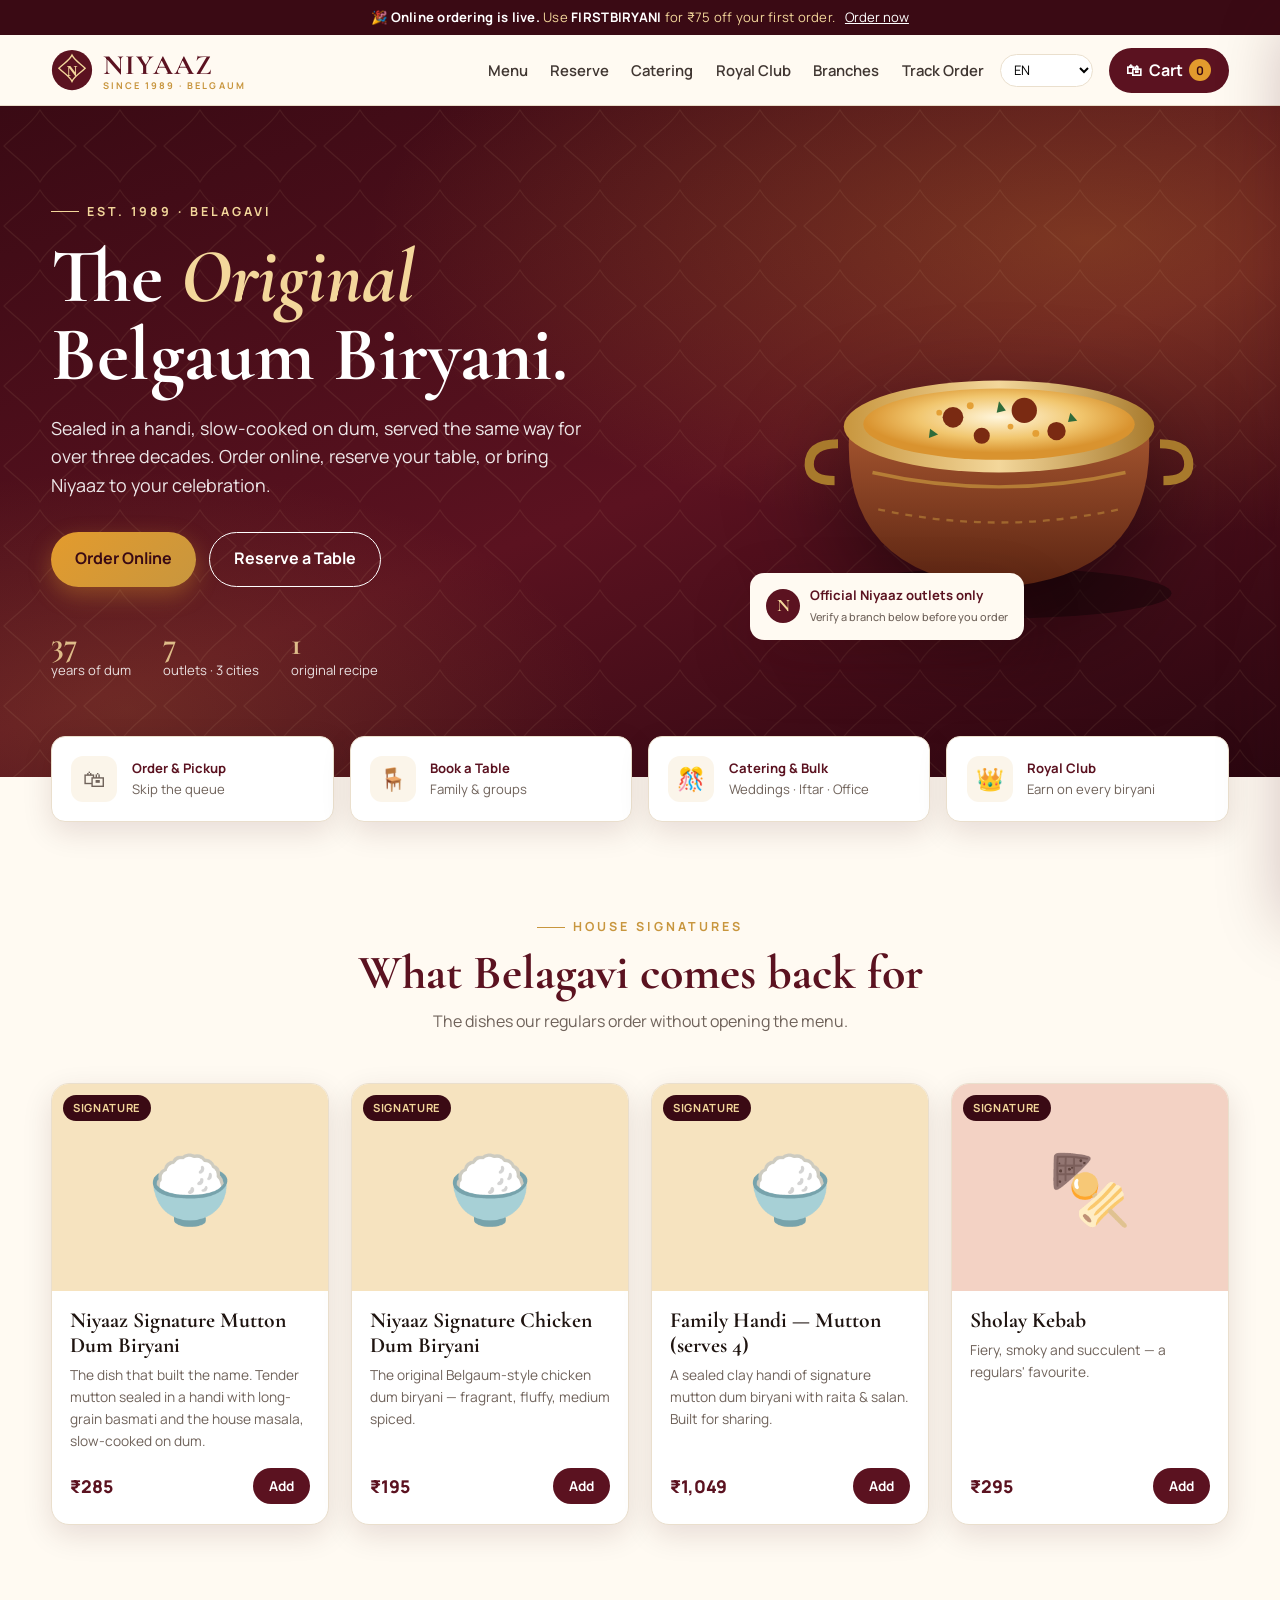
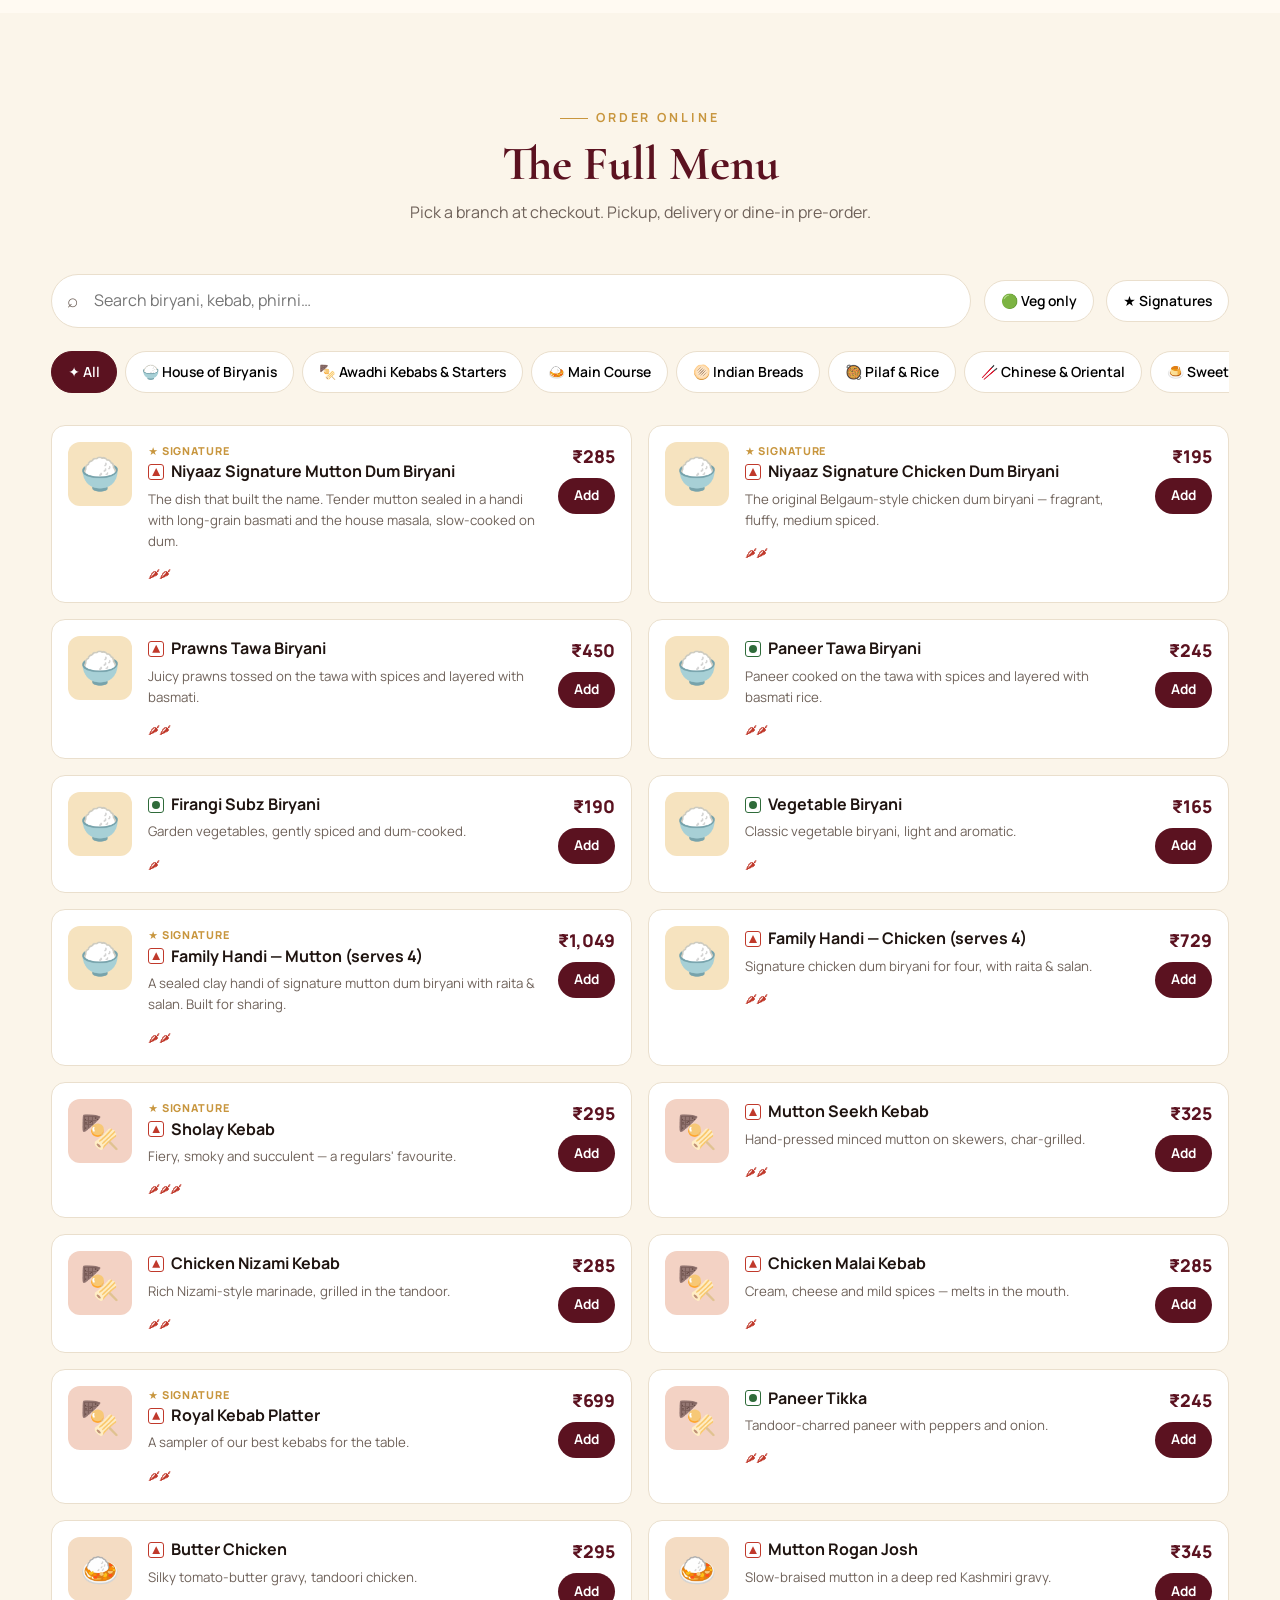
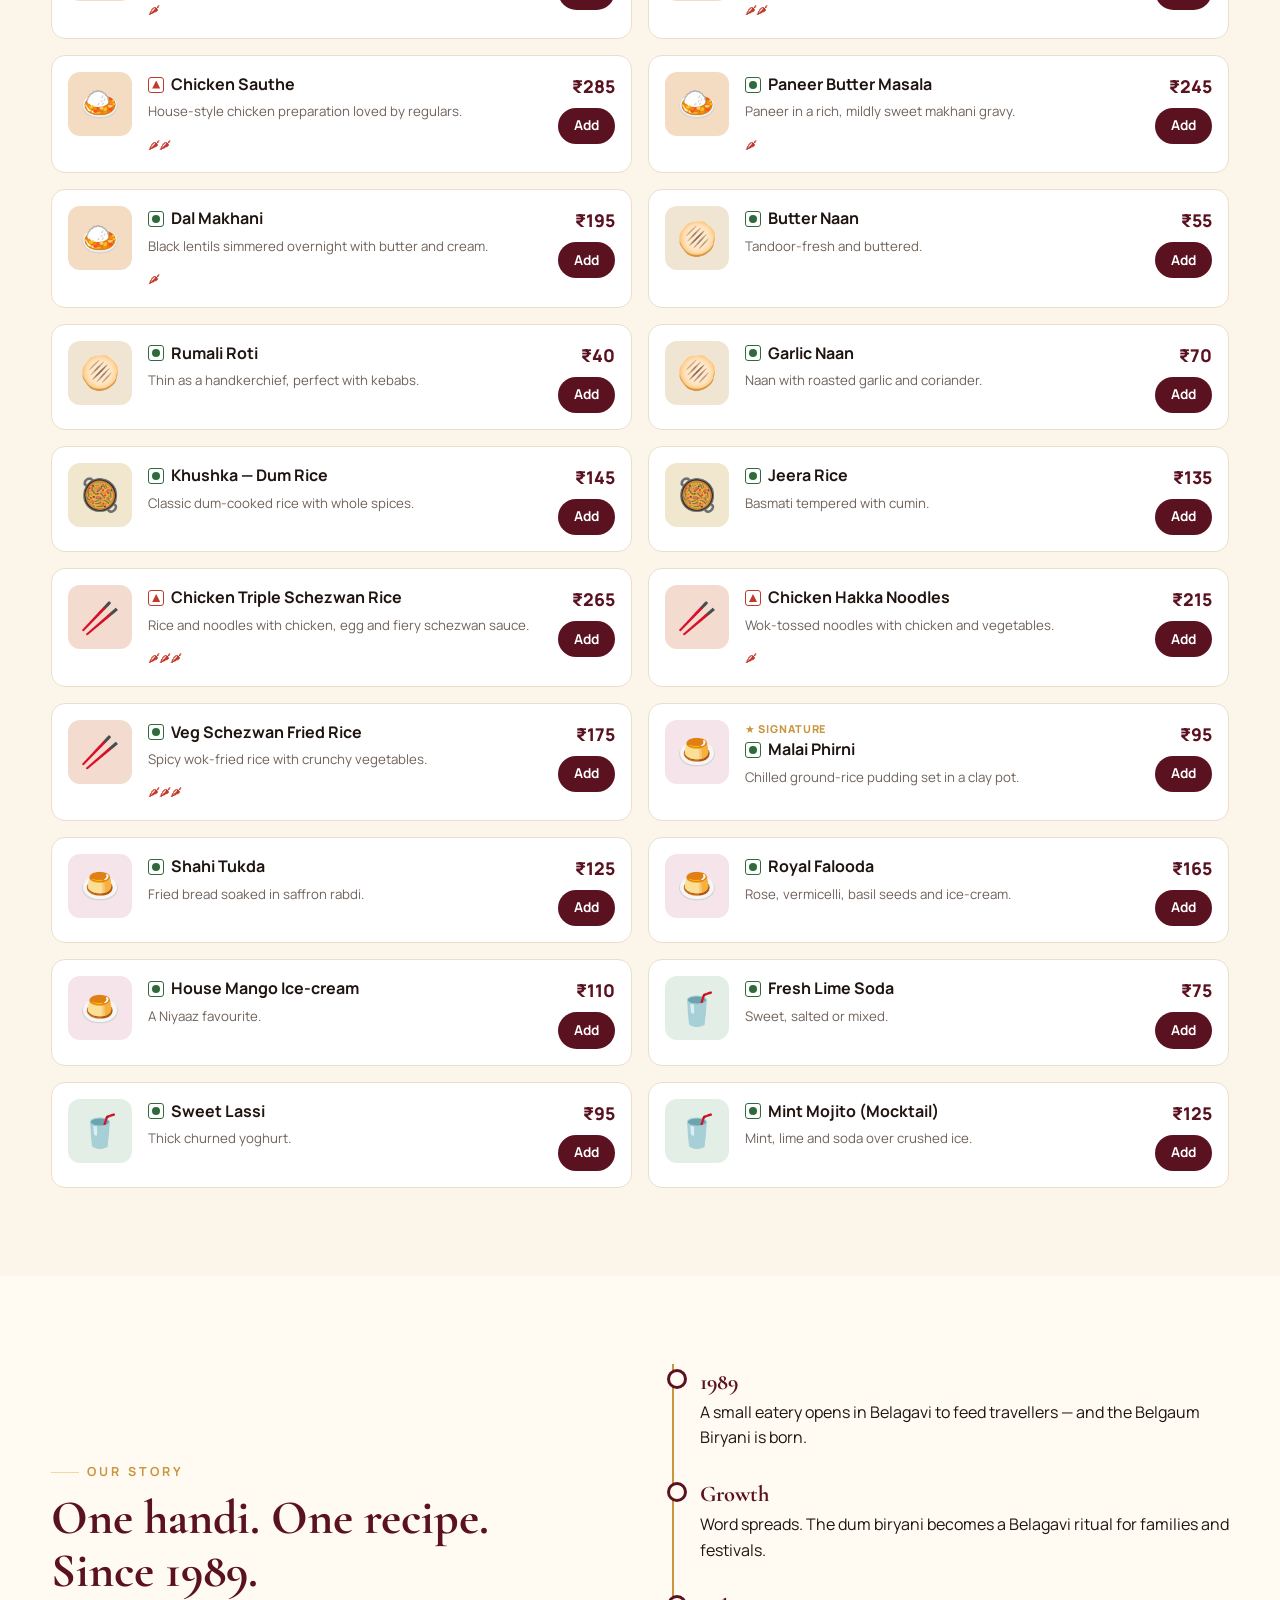
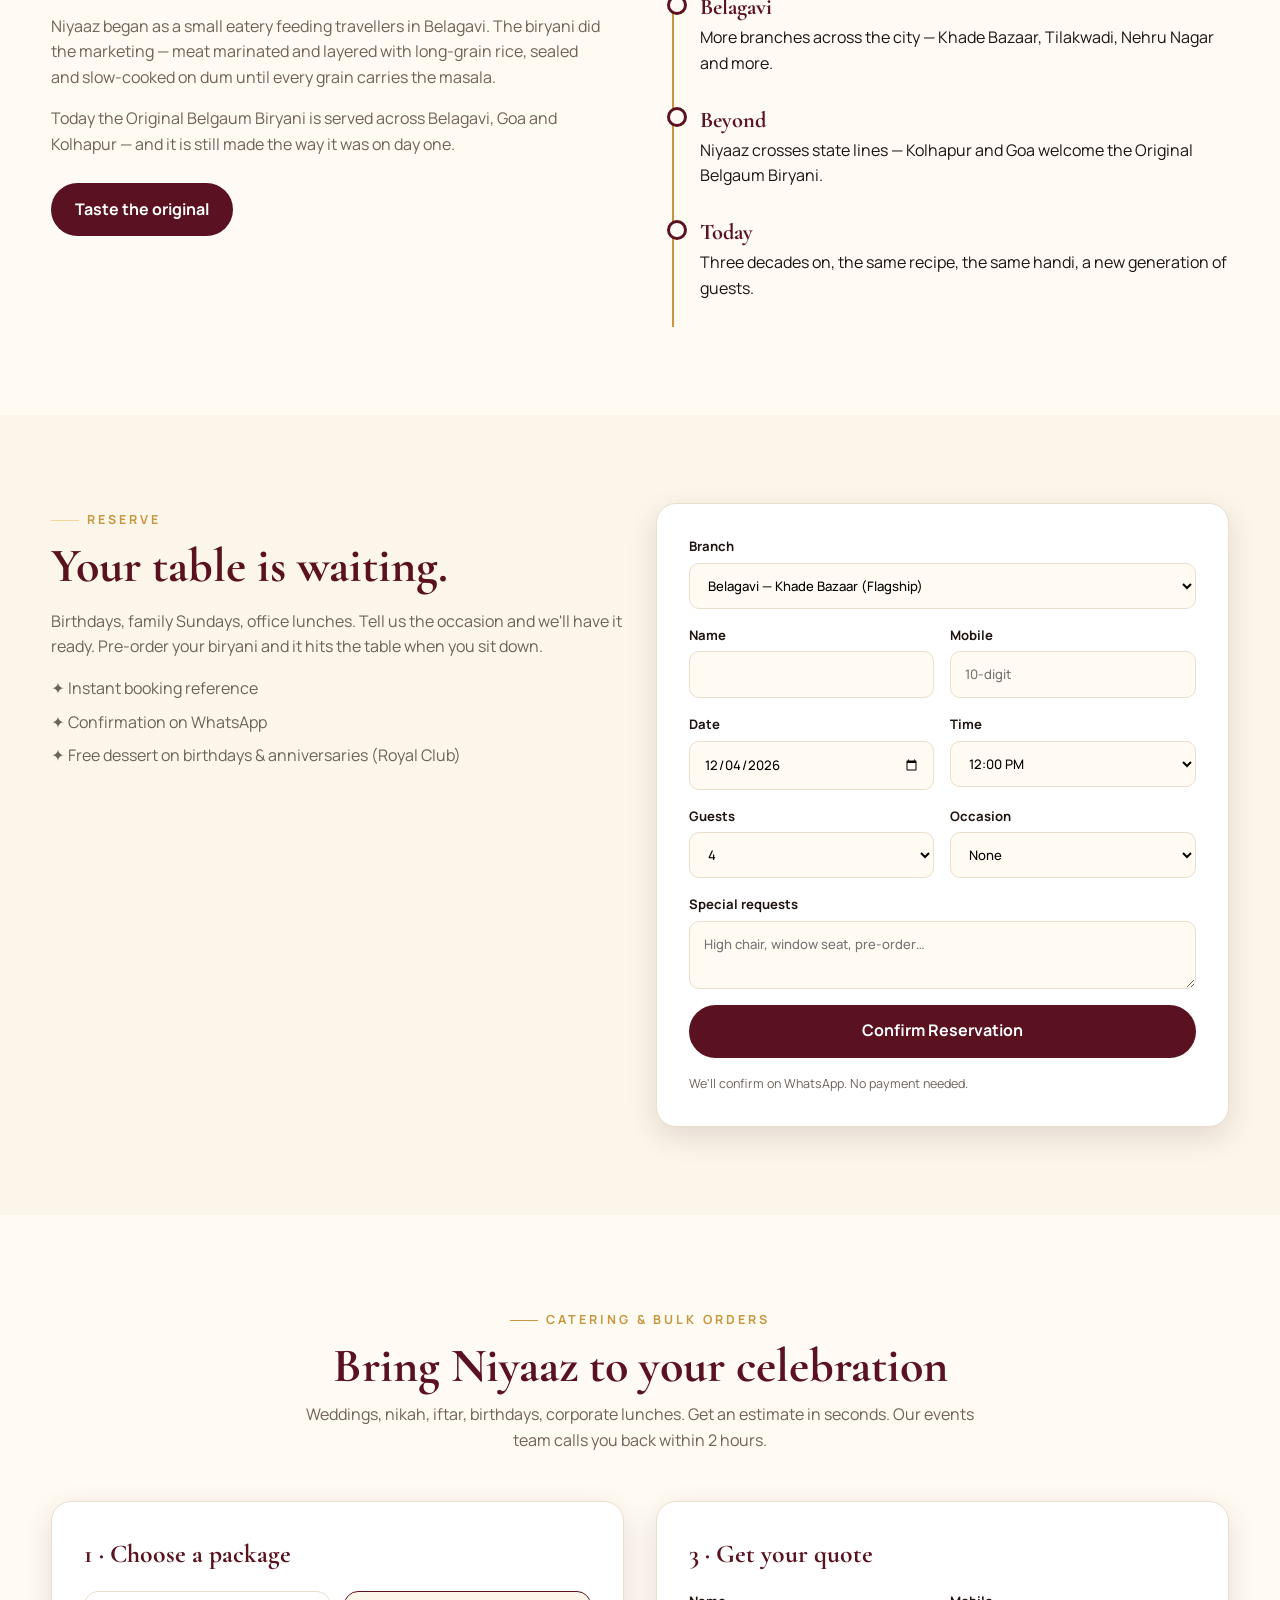
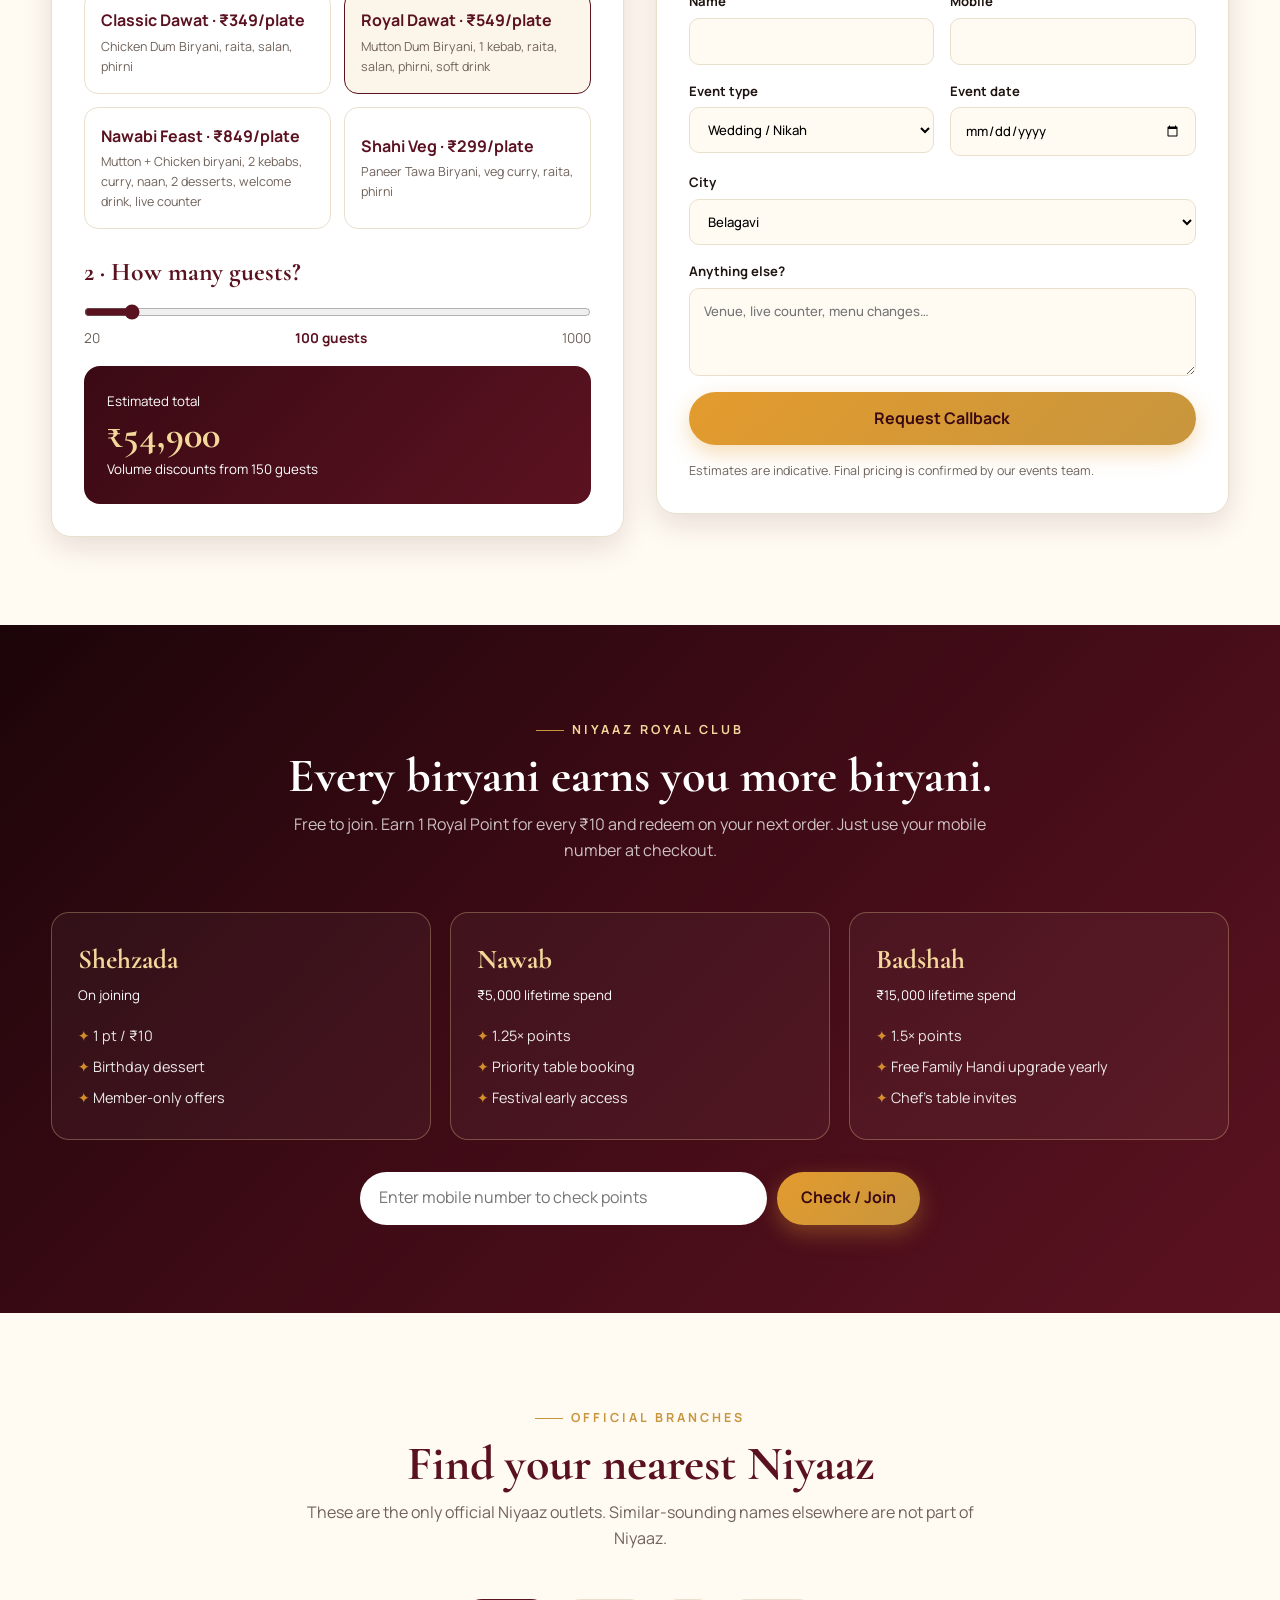
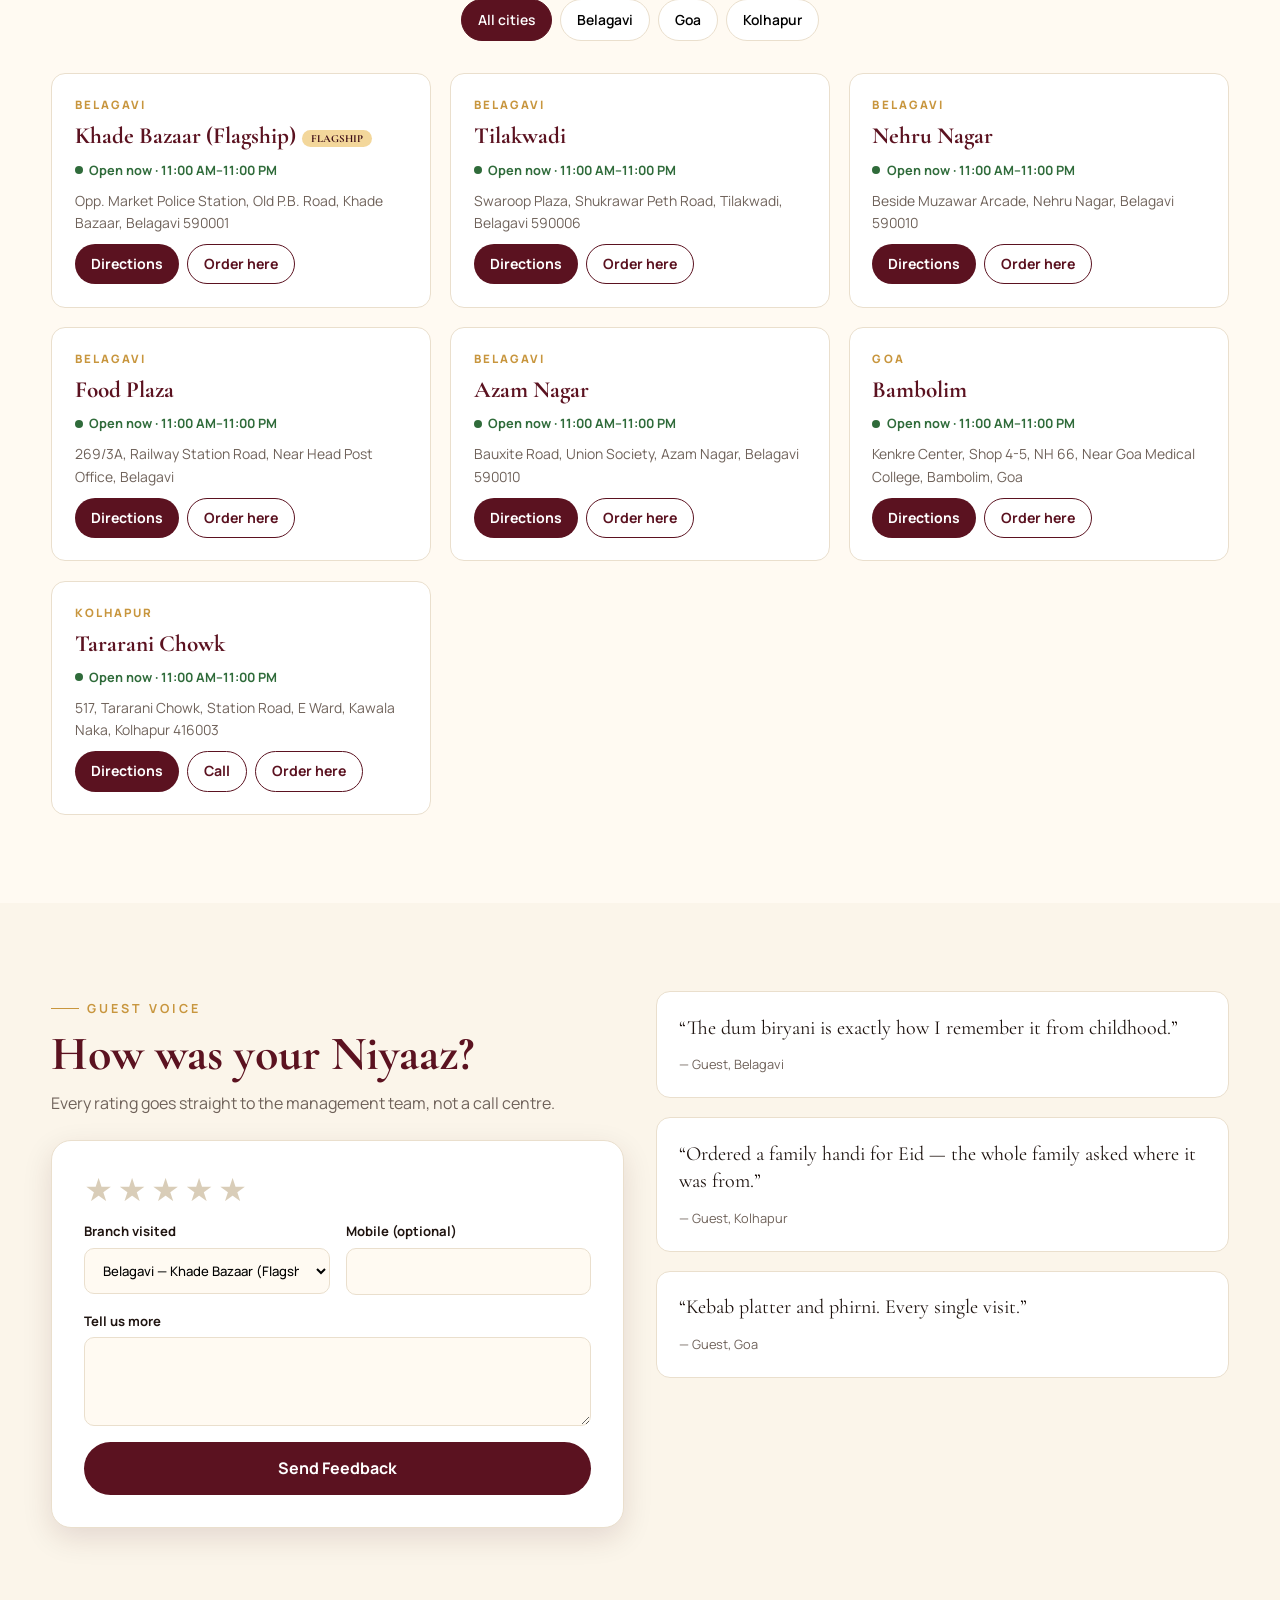
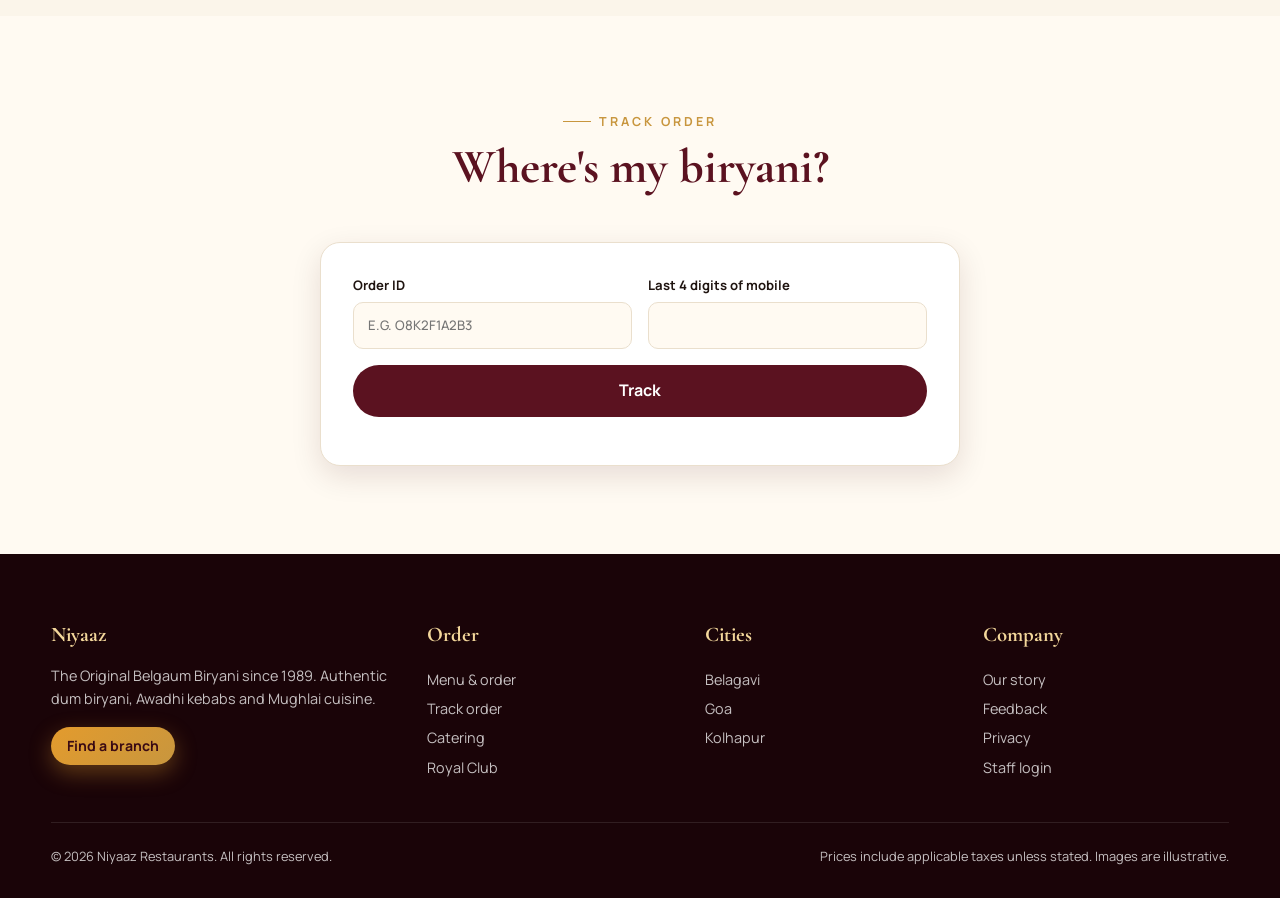
<file: index.html>
<!DOCTYPE html>
<html lang="en">
<head>
<meta charset="UTF-8">
<meta name="viewport" content="width=device-width, initial-scale=1.0, viewport-fit=cover">
<title>Niyaaz — The Original Belgaum Biryani since 1989 | Order Online, Reserve, Catering</title>
<meta name="description" content="The Original Belgaum Biryani since 1989. Order signature dum biryani, Awadhi kebabs and Mughlai dishes online, reserve a table, or book Niyaaz catering. Branches in Belagavi, Goa and Kolhapur.">
<meta name="theme-color" content="#5b1220">
<link rel="canonical" href="https://niyaaz.in/">
<meta property="og:type" content="website">
<meta property="og:site_name" content="Niyaaz Restaurant">
<meta property="og:title" content="Niyaaz — The Original Belgaum Biryani since 1989">
<meta property="og:description" content="Order online, reserve a table, book catering, and join the Niyaaz Royal Club.">
<meta property="og:url" content="https://niyaaz.in/">
<meta name="twitter:card" content="summary_large_image">
<link rel="icon" href="favicon.svg" type="image/svg+xml">
<link rel="manifest" href="manifest.webmanifest">
<link rel="preconnect" href="https://fonts.googleapis.com">
<link rel="preconnect" href="https://fonts.gstatic.com" crossorigin>
<link href="https://fonts.googleapis.com/css2?family=Cormorant+Garamond:ital,wght@0,600;0,700;1,600&family=Manrope:wght@400;500;600;700;800&display=swap" rel="stylesheet">
<link rel="stylesheet" href="styles.css">
<script type="application/ld+json" id="ld"></script>
</head>
<body>
<a class="skip" href="#main">Skip to content</a>

<div class="ribbon" id="ribbon">🎉 <b>Online ordering is live.</b> Use <b>FIRSTBIRYANI</b> for ₹75 off your first order. <button type="button" data-open="cart">Order now</button></div>

<nav class="nav" aria-label="Main">
  <div class="container">
    <a href="#top" class="logo" aria-label="Niyaaz home">
      <svg class="logo-mark" viewBox="0 0 48 48" aria-hidden="true"><circle cx="24" cy="24" r="23" fill="#5b1220"/><path d="M24 7c3 6 9 9 15 15-6 6-12 9-15 15-3-6-9-9-15-15 6-6 12-9 15-15z" fill="none" stroke="#f3d79b" stroke-width="1.6"/><text x="24" y="30.5" text-anchor="middle" font-family="Georgia,serif" font-size="17" font-weight="700" fill="#f3d79b">N</text></svg>
      <span class="logo-text">NIYAAZ<small>Since 1989 · Belgaum</small></span>
    </a>
    <ul class="nav-links" id="navLinks">
      <li><a href="#menu" data-i18n="nav_menu">Menu</a></li>
      <li><a href="#reserve" data-i18n="nav_reserve">Reserve</a></li>
      <li><a href="#catering" data-i18n="nav_catering">Catering</a></li>
      <li><a href="#royal" data-i18n="nav_royal">Royal Club</a></li>
      <li><a href="#branches" data-i18n="nav_branches">Branches</a></li>
      <li><a href="#track" data-i18n="nav_track">Track Order</a></li>
    </ul>
    <select class="lang" id="lang" aria-label="Language">
      <option value="en">EN</option><option value="kn">ಕನ್ನಡ</option><option value="mr">मराठी</option><option value="hi">हिंदी</option>
    </select>
    <button class="cart-btn" type="button" data-open="cart" aria-label="Open cart">🛍 <span class="lbl" data-i18n="cart">Cart</span> <span class="count" id="cartCount">0</span></button>
    <button class="menu-toggle" id="menuToggle" aria-label="Open menu" aria-expanded="false">☰</button>
  </div>
</nav>

<main id="main">
<header class="hero" id="top">
  <div class="container">
    <div>
      <span class="eyebrow" data-i18n="hero_eyebrow">Est. 1989 · Belagavi</span>
      <h1 data-i18n-html="hero_title">The <em>Original</em><br>Belgaum Biryani.</h1>
      <p class="lead" data-i18n="hero_lead">Sealed in a handi, slow-cooked on dum, served the same way for over three decades. Order online, reserve your table, or bring Niyaaz to your celebration.</p>
      <div class="ctas">
        <a class="btn btn-gold" href="#menu" data-i18n="cta_order">Order Online</a>
        <a class="btn btn-ghost" href="#reserve" data-i18n="cta_reserve">Reserve a Table</a>
      </div>
      <div class="trust">
        <div><b id="yrs">37</b>years of dum</div>
        <div><b id="brCount">7</b>outlets · 3 cities</div>
        <div><b>1</b>original recipe</div>
      </div>
    </div>
    <div class="handi-art" aria-hidden="true">
      <svg viewBox="0 0 400 400">
        <defs>
          <radialGradient id="rice" cx="50%" cy="40%"><stop offset="0" stop-color="#fff6dc"/><stop offset=".6" stop-color="#f1c66e"/><stop offset="1" stop-color="#d9932f"/></radialGradient>
          <linearGradient id="pot" x1="0" x2="0" y1="0" y2="1"><stop offset="0" stop-color="#a5552f"/><stop offset="1" stop-color="#5a2412"/></linearGradient>
          <linearGradient id="rim" x1="0" x2="1"><stop offset="0" stop-color="#c8963e"/><stop offset=".5" stop-color="#f3d79b"/><stop offset="1" stop-color="#a87a2c"/></linearGradient>
        </defs>
        <g class="steam" stroke="#fff" stroke-width="5" fill="none" stroke-linecap="round" opacity=".7">
          <path d="M160 120c-12-20 12-30 0-52"/><path d="M200 112c-12-22 12-32 0-58"/><path d="M240 120c-12-20 12-30 0-52"/>
        </g>
        <ellipse cx="200" cy="335" rx="150" ry="22" fill="rgba(0,0,0,.35)"/>
        <path d="M70 190 Q60 320 200 330 Q340 320 330 190 Z" fill="url(#pot)"/>
        <path d="M90 230 Q200 255 310 230" stroke="#c8963e" stroke-width="3" fill="none" opacity=".7"/>
        <path d="M95 262 Q200 285 305 262" stroke="#c8963e" stroke-width="2" fill="none" opacity=".5" stroke-dasharray="6 6"/>
        <ellipse cx="200" cy="190" rx="135" ry="40" fill="url(#rim)"/>
        <ellipse cx="200" cy="188" rx="118" ry="31" fill="url(#rice)"/>
        <g fill="#7a2a12"><circle cx="160" cy="182" r="9"/><circle cx="222" cy="176" r="11"/><circle cx="250" cy="194" r="8"/><circle cx="185" cy="198" r="7"/></g>
        <g fill="#2f6b3a"><path d="M200 168l6 8-8 2z"/><path d="M140 192l7 5-8 3z"/><path d="M262 178l6 7-8 1z"/></g>
        <g fill="#e39b2d" opacity=".9"><circle cx="175" cy="172" r="3"/><circle cx="232" cy="196" r="3"/><circle cx="210" cy="190" r="2.5"/><circle cx="148" cy="178" r="2.5"/></g>
        <path d="M60 205 q-25 0 -25 18 q0 14 22 14" stroke="#a87a2c" stroke-width="8" fill="none"/>
        <path d="M340 205 q25 0 25 18 q0 14 -22 14" stroke="#a87a2c" stroke-width="8" fill="none"/>
      </svg>
      <div class="official"><span class="seal">N</span><span>Official Niyaaz outlets only<br><small style="font-weight:500;color:#6f625a">Verify a branch below before you order</small></span></div>
    </div>
  </div>
</header>

<div class="quick">
  <div class="container grid">
    <a class="q" href="#menu"><span class="ic">🛍</span><span><b data-i18n="q_order">Order & Pickup</b><span>Skip the queue</span></span></a>
    <a class="q" href="#reserve"><span class="ic">🪑</span><span><b data-i18n="q_reserve">Book a Table</b><span>Family & groups</span></span></a>
    <a class="q" href="#catering"><span class="ic">🎊</span><span><b data-i18n="q_catering">Catering & Bulk</b><span>Weddings · Iftar · Office</span></span></a>
    <a class="q" href="#royal"><span class="ic">👑</span><span><b data-i18n="q_royal">Royal Club</b><span>Earn on every biryani</span></span></a>
  </div>
</div>

<section id="signature">
  <div class="container">
    <div class="sec-head reveal">
      <span class="eyebrow" data-i18n="sig_eyebrow">House Signatures</span>
      <h2 data-i18n="sig_title">What Belagavi comes back for</h2>
      <p>The dishes our regulars order without opening the menu.</p>
    </div>
    <div class="sig-grid" id="sigGrid"></div>
  </div>
</section>

<section id="menu" class="alt">
  <div class="container">
    <div class="sec-head reveal">
      <span class="eyebrow">Order Online</span>
      <h2 data-i18n="menu_title">The Full Menu</h2>
      <p>Pick a branch at checkout. Pickup, delivery or dine-in pre-order.</p>
    </div>
    <div class="menu-tools">
      <div class="search"><input id="q" type="search" placeholder="Search biryani, kebab, phirni…" aria-label="Search menu"></div>
      <button class="chip" id="vegOnly" aria-pressed="false">🟢 Veg only</button>
      <button class="chip" id="sigOnly" aria-pressed="false">★ Signatures</button>
    </div>
    <div class="cats" id="cats" role="toolbar" aria-label="Menu categories"></div>
    <div class="menu-list" id="menuList"></div>
  </div>
</section>

<section id="story">
  <div class="container story">
    <div class="reveal">
      <span class="eyebrow" style="color:var(--gold)">Our Story</span>
      <h2>One handi. One recipe.<br>Since 1989.</h2>
      <p>Niyaaz began as a small eatery feeding travellers in Belagavi. The biryani did the marketing — meat marinated and layered with long-grain rice, sealed and slow-cooked on dum until every grain carries the masala.</p>
      <p>Today the Original Belgaum Biryani is served across Belagavi, Goa and Kolhapur — and it is still made the way it was on day one.</p>
      <a href="#menu" class="btn btn-maroon" style="margin-top:.6rem">Taste the original</a>
    </div>
    <ol class="timeline reveal" id="timeline"></ol>
  </div>
</section>

<section id="reserve" class="alt">
  <div class="container two">
    <div class="reveal">
      <span class="eyebrow" style="color:var(--gold)">Reserve</span>
      <h2 style="font-family:var(--display);font-size:clamp(2rem,4vw,3rem);color:var(--maroon);line-height:1.1;margin:.6rem 0 1rem">Your table is waiting.</h2>
      <p style="color:var(--muted);margin-bottom:1rem">Birthdays, family Sundays, office lunches. Tell us the occasion and we'll have it ready. Pre-order your biryani and it hits the table when you sit down.</p>
      <ul style="list-style:none;color:var(--muted);display:grid;gap:.5rem">
        <li>✦ Instant booking reference</li><li>✦ Confirmation on WhatsApp</li><li>✦ Free dessert on birthdays & anniversaries (Royal Club)</li>
      </ul>
    </div>
    <form class="panel form" id="resForm" novalidate>
      <label class="f full">Branch<select name="branch" required id="resBranch"></select></label>
      <label class="f">Name<input name="name" required maxlength="60" autocomplete="name"></label>
      <label class="f">Mobile<input name="phone" required inputmode="numeric" pattern="[6-9][0-9]{9}" maxlength="10" placeholder="10-digit" autocomplete="tel-national"></label>
      <label class="f">Date<input type="date" name="date" required id="resDate"></label>
      <label class="f">Time<select name="time" required id="resTime"></select></label>
      <label class="f">Guests<select name="guests" required>
        <option>2</option><option>3</option><option selected>4</option><option>5</option><option>6</option><option>8</option><option>10</option><option>12+</option></select></label>
      <label class="f">Occasion<select name="occasion"><option value="">None</option><option>Birthday</option><option>Anniversary</option><option>Family gathering</option><option>Business</option><option>Date night</option></select></label>
      <label class="f full">Special requests<textarea name="notes" rows="2" maxlength="300" placeholder="High chair, window seat, pre-order…"></textarea></label>
      <button class="btn btn-maroon btn-block full" type="submit">Confirm Reservation</button>
      <p class="hint full">We'll confirm on WhatsApp. No payment needed.</p>
    </form>
  </div>
</section>

<section id="catering">
  <div class="container">
    <div class="sec-head reveal">
      <span class="eyebrow">Catering & Bulk Orders</span>
      <h2>Bring Niyaaz to your celebration</h2>
      <p>Weddings, nikah, iftar, birthdays, corporate lunches. Get an estimate in seconds. Our events team calls you back within 2 hours.</p>
    </div>
    <div class="two">
      <div class="panel">
        <h3 style="font-family:var(--display);font-size:1.6rem;color:var(--maroon);margin-bottom:1rem">1 · Choose a package</h3>
        <div class="pkg-grid" id="pkgGrid"></div>
        <h3 style="font-family:var(--display);font-size:1.6rem;color:var(--maroon);margin:1.4rem 0 .6rem">2 · How many guests?</h3>
        <input type="range" id="guests" min="20" max="1000" step="10" value="100" aria-label="Guests" style="width:100%;accent-color:#5b1220">
        <div style="display:flex;justify-content:space-between;font-size:.85rem;color:var(--muted)"><span>20</span><b id="guestsOut" style="color:var(--maroon)">100 guests</b><span>1000</span></div>
        <div class="estimate"><small>Estimated total</small><b id="estOut">₹0</b><small id="estNote"></small></div>
      </div>
      <form class="panel form" id="catForm" novalidate>
        <h3 class="full" style="font-family:var(--display);font-size:1.6rem;color:var(--maroon)">3 · Get your quote</h3>
        <label class="f">Name<input name="name" required maxlength="60"></label>
        <label class="f">Mobile<input name="phone" required inputmode="numeric" pattern="[6-9][0-9]{9}" maxlength="10"></label>
        <label class="f">Event type<select name="event"><option>Wedding / Nikah</option><option>Iftar / Eid</option><option>Birthday</option><option>Corporate</option><option>Housewarming</option><option>Other</option></select></label>
        <label class="f">Event date<input type="date" name="date" required id="catDate"></label>
        <label class="f full">City<select name="city"><option>Belagavi</option><option>Kolhapur</option><option>Goa</option><option>Other</option></select></label>
        <label class="f full">Anything else?<textarea name="notes" rows="3" maxlength="400" placeholder="Venue, live counter, menu changes…"></textarea></label>
        <button class="btn btn-gold btn-block full" type="submit">Request Callback</button>
        <p class="hint full">Estimates are indicative. Final pricing is confirmed by our events team.</p>
      </form>
    </div>
  </div>
</section>

<section id="royal" class="royal">
  <div class="container">
    <div class="sec-head reveal">
      <span class="eyebrow" style="color:var(--gold-2)">Niyaaz Royal Club</span>
      <h2>Every biryani earns you more biryani.</h2>
      <p>Free to join. Earn 1 Royal Point for every ₹10 and redeem on your next order. Just use your mobile number at checkout.</p>
    </div>
    <div class="tiers">
      <div class="tier"><h3>Shehzada</h3><small>On joining</small><ul><li>1 pt / ₹10</li><li>Birthday dessert</li><li>Member-only offers</li></ul></div>
      <div class="tier"><h3>Nawab</h3><small>₹5,000 lifetime spend</small><ul><li>1.25× points</li><li>Priority table booking</li><li>Festival early access</li></ul></div>
      <div class="tier"><h3>Badshah</h3><small>₹15,000 lifetime spend</small><ul><li>1.5× points</li><li>Free Family Handi upgrade yearly</li><li>Chef's table invites</li></ul></div>
    </div>
    <form class="card-lookup" id="memberForm" novalidate>
      <input name="phone" inputmode="numeric" pattern="[6-9][0-9]{9}" maxlength="10" placeholder="Enter mobile number to check points" aria-label="Mobile number" required>
      <button class="btn btn-gold" type="submit">Check / Join</button>
    </form>
    <div id="memberOut"></div>
  </div>
</section>

<section id="branches">
  <div class="container">
    <div class="sec-head reveal">
      <span class="eyebrow">Official Branches</span>
      <h2>Find your nearest Niyaaz</h2>
      <p>These are the only official Niyaaz outlets. Similar-sounding names elsewhere are not part of Niyaaz.</p>
    </div>
    <div class="city-tabs" id="cityTabs"></div>
    <div class="br-grid" id="brGrid"></div>
  </div>
</section>

<section id="reviews" class="alt">
  <div class="container two">
    <div>
      <div class="sec-head" style="text-align:left;margin:0 0 1.5rem">
        <span class="eyebrow">Guest Voice</span>
        <h2>How was your Niyaaz?</h2>
        <p>Every rating goes straight to the management team, not a call centre.</p>
      </div>
      <form class="panel" id="fbForm" novalidate>
        <div class="stars" id="stars" role="radiogroup" aria-label="Rating"></div>
        <div class="form" style="margin-top:1rem">
          <label class="f">Branch visited<select name="branch" id="fbBranch"></select></label>
          <label class="f">Mobile (optional)<input name="phone" inputmode="numeric" maxlength="10"></label>
          <label class="f full">Tell us more<textarea name="comment" rows="3" maxlength="500"></textarea></label>
          <button class="btn btn-maroon full" type="submit">Send Feedback</button>
        </div>
      </form>
    </div>
    <div class="quotes" id="quotes" style="grid-template-columns:1fr"></div>
  </div>
</section>

<section id="track">
  <div class="container" style="max-width:640px">
    <div class="sec-head">
      <span class="eyebrow">Track Order</span>
      <h2>Where's my biryani?</h2>
    </div>
    <form class="panel form" id="trackForm" novalidate>
      <label class="f">Order ID<input name="id" required placeholder="e.g. O8K2F1A2B3" maxlength="20" style="text-transform:uppercase"></label>
      <label class="f">Last 4 digits of mobile<input name="last4" required inputmode="numeric" maxlength="4" pattern="[0-9]{4}"></label>
      <button class="btn btn-maroon full" type="submit">Track</button>
      <div class="full" id="trackOut"></div>
    </form>
  </div>
</section>
</main>

<footer class="site">
  <div class="container">
    <div class="cols">
      <div>
        <h4>Niyaaz</h4>
        <p>The Original Belgaum Biryani since 1989. Authentic dum biryani, Awadhi kebabs and Mughlai cuisine.</p>
        <p style="margin-top:1rem"><a href="#branches" class="btn btn-gold btn-sm">Find a branch</a></p>
      </div>
      <div><h4>Order</h4><ul><li><a href="#menu">Menu & order</a></li><li><a href="#track">Track order</a></li><li><a href="#catering">Catering</a></li><li><a href="#royal">Royal Club</a></li></ul></div>
      <div><h4>Cities</h4><ul><li><a href="#branches" data-city="Belagavi">Belagavi</a></li><li><a href="#branches" data-city="Goa">Goa</a></li><li><a href="#branches" data-city="Kolhapur">Kolhapur</a></li></ul></div>
      <div><h4>Company</h4><ul><li><a href="#story">Our story</a></li><li><a href="#reviews">Feedback</a></li><li><a href="privacy.html">Privacy</a></li><li><a href="admin.html">Staff login</a></li></ul></div>
    </div>
    <div class="legal"><span>© <span id="yr"></span> Niyaaz Restaurants. All rights reserved.</span><span>Prices include applicable taxes unless stated. Images are illustrative.</span></div>
  </div>
</footer>

<nav class="mbar" aria-label="Quick actions">
  <a href="#menu"><span>🍚</span>Order</a>
  <a href="#reserve"><span>🪑</span>Reserve</a>
  <a href="#branches"><span>📍</span>Branches</a>
  <button type="button" data-open="cart"><span>🛍</span>Cart <b id="mCount">0</b></button>
</nav>

<!-- Cart drawer -->
<div class="scrim" id="scrim"></div>
<aside class="drawer" id="cart" aria-label="Your order" aria-hidden="true">
  <header><h3>Your Order</h3><button class="x" type="button" data-close aria-label="Close">×</button></header>
  <div class="content" id="cartBody"></div>
  <footer id="cartFoot"></footer>
</aside>

<div class="modal" id="modal" role="dialog" aria-modal="true" aria-labelledby="modalTitle"><div id="modalBody"></div></div>
<div class="toast" id="toast" role="status" aria-live="polite"></div>

<!-- Cloud mode: uncomment the next line AFTER filling supabaseUrl/supabaseAnonKey in data.js -->
<!-- <script src="https://cdn.jsdelivr.net/npm/@supabase/supabase-js@2"></script> -->
<script src="data.js"></script>
<script src="store.js"></script>
<script src="app.js"></script>
</body>
</html>
</file>
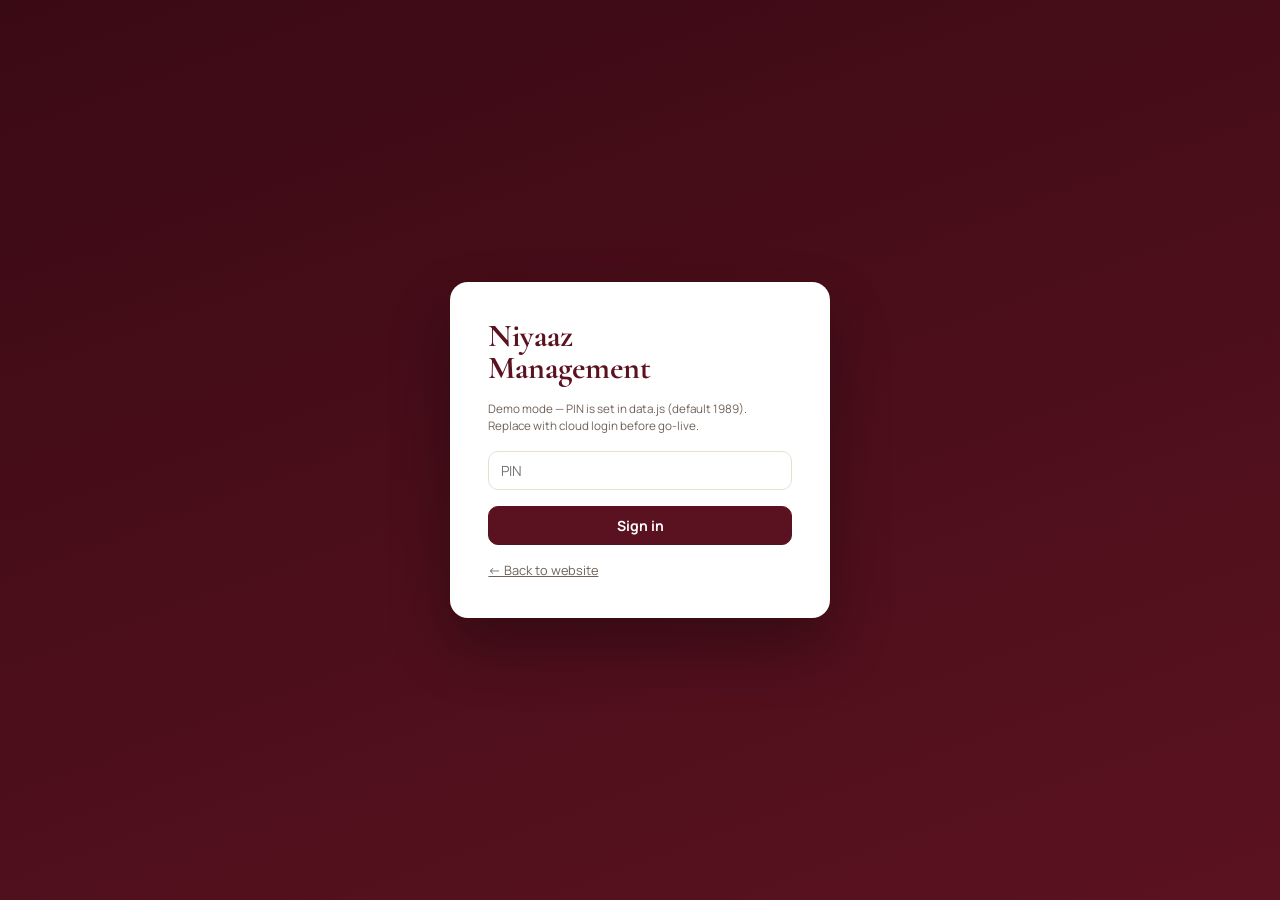
<file: admin.html>
<!DOCTYPE html>
<html lang="en">
<head>
<meta charset="UTF-8">
<meta name="viewport" content="width=device-width, initial-scale=1.0">
<meta name="robots" content="noindex, nofollow">
<title>Niyaaz — Management Console</title>
<link rel="icon" href="favicon.svg" type="image/svg+xml">
<link rel="preconnect" href="https://fonts.googleapis.com">
<link rel="preconnect" href="https://fonts.gstatic.com" crossorigin>
<link href="https://fonts.googleapis.com/css2?family=Cormorant+Garamond:wght@600;700&family=Manrope:wght@400;600;700;800&display=swap" rel="stylesheet">
<link rel="stylesheet" href="admin.css">
</head>
<body>
<div id="root"></div>
<div class="toast" id="toast" role="status" aria-live="polite"></div>
<!-- Cloud mode: uncomment the next line AFTER filling supabaseUrl/supabaseAnonKey in data.js -->
<!-- <script src="https://cdn.jsdelivr.net/npm/@supabase/supabase-js@2"></script> -->
<script src="data.js"></script>
<script src="store.js"></script>
<script src="admin.js"></script>
</body>
</html>
</file>
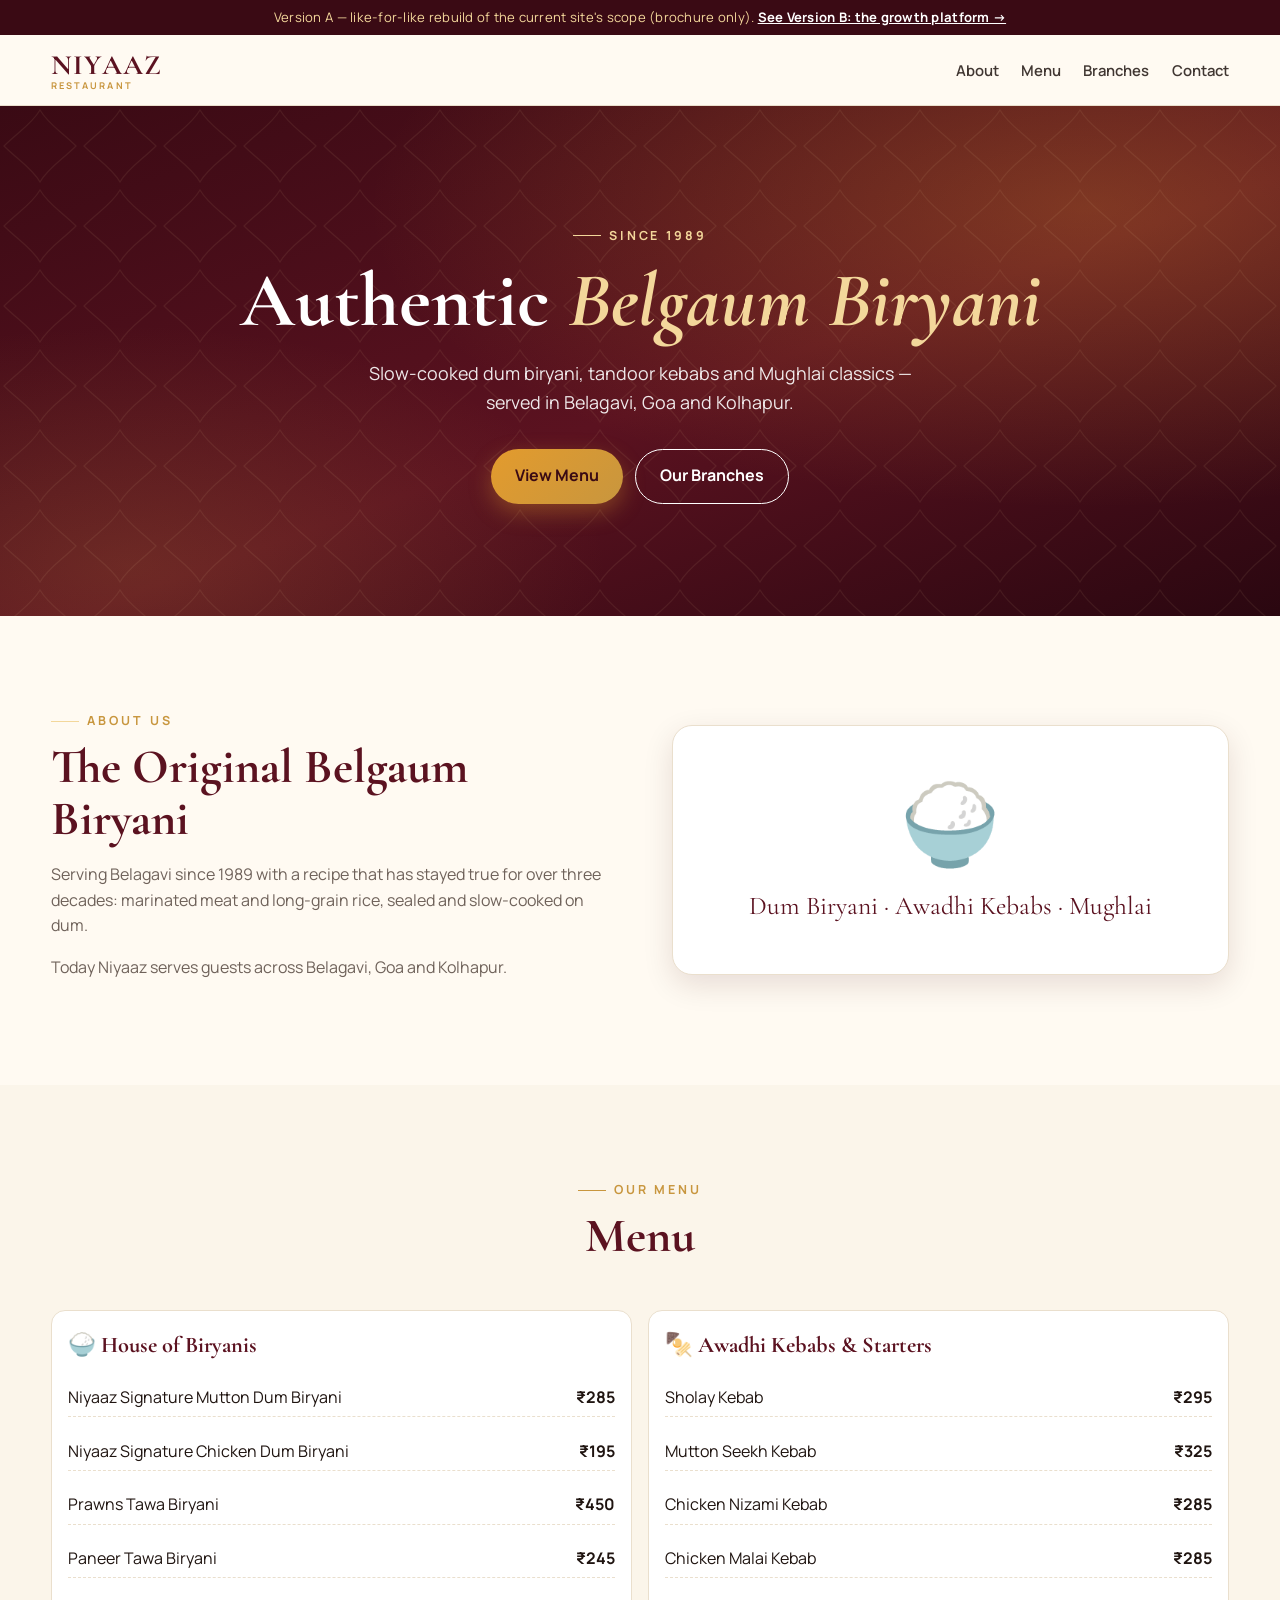
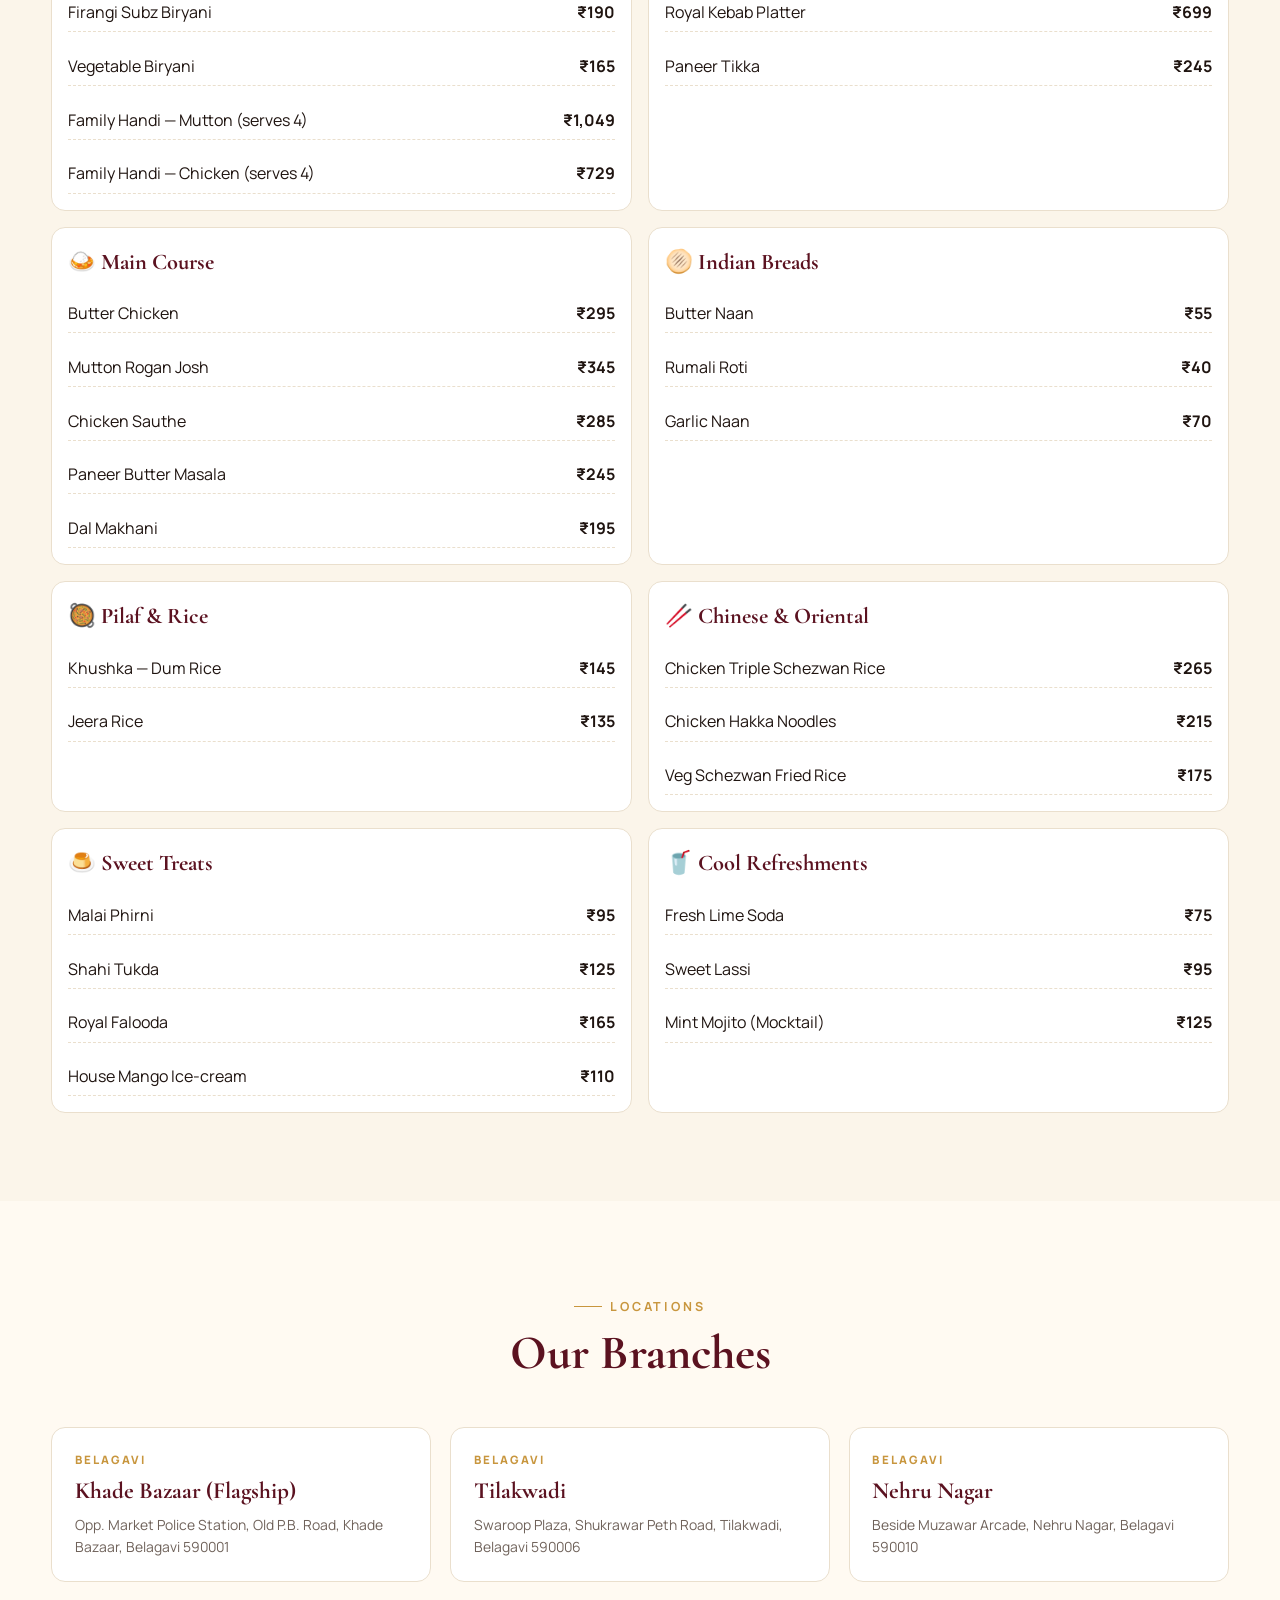
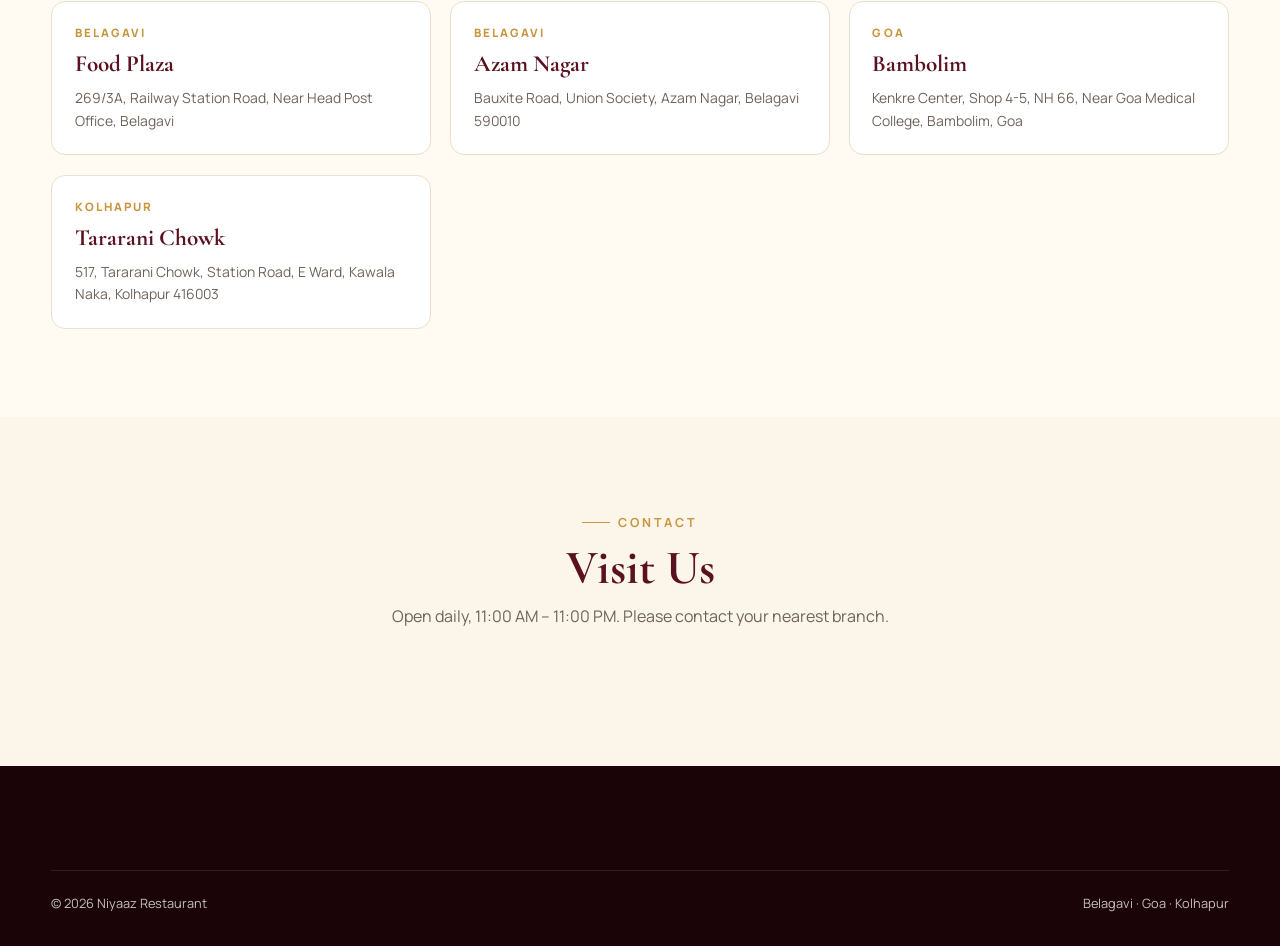
<file: classic.html>
<!DOCTYPE html>
<html lang="en">
<head>
<meta charset="UTF-8">
<meta name="viewport" content="width=device-width, initial-scale=1.0">
<title>Niyaaz Restaurant — Authentic Belgaum Biryani since 1989</title>
<meta name="description" content="The Original Belgaum Biryani since 1989. Authentic dum biryani, Awadhi kebabs & Mughlai cuisine. Branches in Belagavi, Goa & Kolhapur.">
<meta name="robots" content="noindex">
<link rel="icon" href="favicon.svg" type="image/svg+xml">
<link rel="preconnect" href="https://fonts.googleapis.com">
<link rel="preconnect" href="https://fonts.gstatic.com" crossorigin>
<link href="https://fonts.googleapis.com/css2?family=Cormorant+Garamond:wght@600;700&family=Manrope:wght@400;600;700&display=swap" rel="stylesheet">
<link rel="stylesheet" href="styles.css">
</head>
<body>
<div class="ribbon">Version A — like-for-like rebuild of the current site's scope (brochure only). <a href="index.html" style="color:#fff;font-weight:700">See Version B: the growth platform →</a></div>
<nav class="nav" aria-label="Main">
  <div class="container">
    <a href="#top" class="logo"><span class="logo-text">NIYAAZ<small>Restaurant</small></span></a>
    <ul class="nav-links" id="navLinks">
      <li><a href="#about">About</a></li><li><a href="#menu">Menu</a></li><li><a href="#branches">Branches</a></li><li><a href="#contact">Contact</a></li>
    </ul>
    <button class="menu-toggle" id="menuToggle" aria-label="Open menu" aria-expanded="false">☰</button>
  </div>
</nav>
<main>
<header class="hero" id="top">
  <div class="container" style="grid-template-columns:1fr;text-align:center;padding:7rem 0">
    <div>
      <span class="eyebrow">Since 1989</span>
      <h1>Authentic <em>Belgaum Biryani</em></h1>
      <p class="lead" style="margin:0 auto">Slow-cooked dum biryani, tandoor kebabs and Mughlai classics — served in Belagavi, Goa and Kolhapur.</p>
      <div class="ctas" style="justify-content:center"><a class="btn btn-gold" href="#menu">View Menu</a><a class="btn btn-ghost" href="#branches">Our Branches</a></div>
    </div>
  </div>
</header>
<section id="about"><div class="container story">
  <div><span class="eyebrow" style="color:var(--gold)">About Us</span><h2>The Original Belgaum Biryani</h2>
  <p>Serving Belagavi since 1989 with a recipe that has stayed true for over three decades: marinated meat and long-grain rice, sealed and slow-cooked on dum.</p>
  <p>Today Niyaaz serves guests across Belagavi, Goa and Kolhapur.</p></div>
  <div class="panel" style="text-align:center"><div style="font-size:5rem">🍚</div><p style="font-family:var(--display);font-size:1.6rem;color:var(--maroon)">Dum Biryani · Awadhi Kebabs · Mughlai</p></div>
</div></section>
<section id="menu" class="alt"><div class="container">
  <div class="sec-head"><span class="eyebrow">Our Menu</span><h2>Menu</h2></div>
  <div class="menu-list" id="cMenu"></div>
</div></section>
<section id="branches"><div class="container">
  <div class="sec-head"><span class="eyebrow">Locations</span><h2>Our Branches</h2></div>
  <div class="br-grid" id="cBr"></div>
</div></section>
<section id="contact" class="alt"><div class="container" style="text-align:center">
  <div class="sec-head"><span class="eyebrow">Contact</span><h2>Visit Us</h2><p>Open daily, 11:00 AM – 11:00 PM. Please contact your nearest branch.</p></div>
</div></section>
</main>
<footer class="site"><div class="container"><div class="legal"><span>© <span id="yr"></span> Niyaaz Restaurant</span><span>Belagavi · Goa · Kolhapur</span></div></div></footer>
<script src="data.js"></script>
<script src="store.js"></script>
<script src="classic.js"></script>
</body>
</html>
</file>
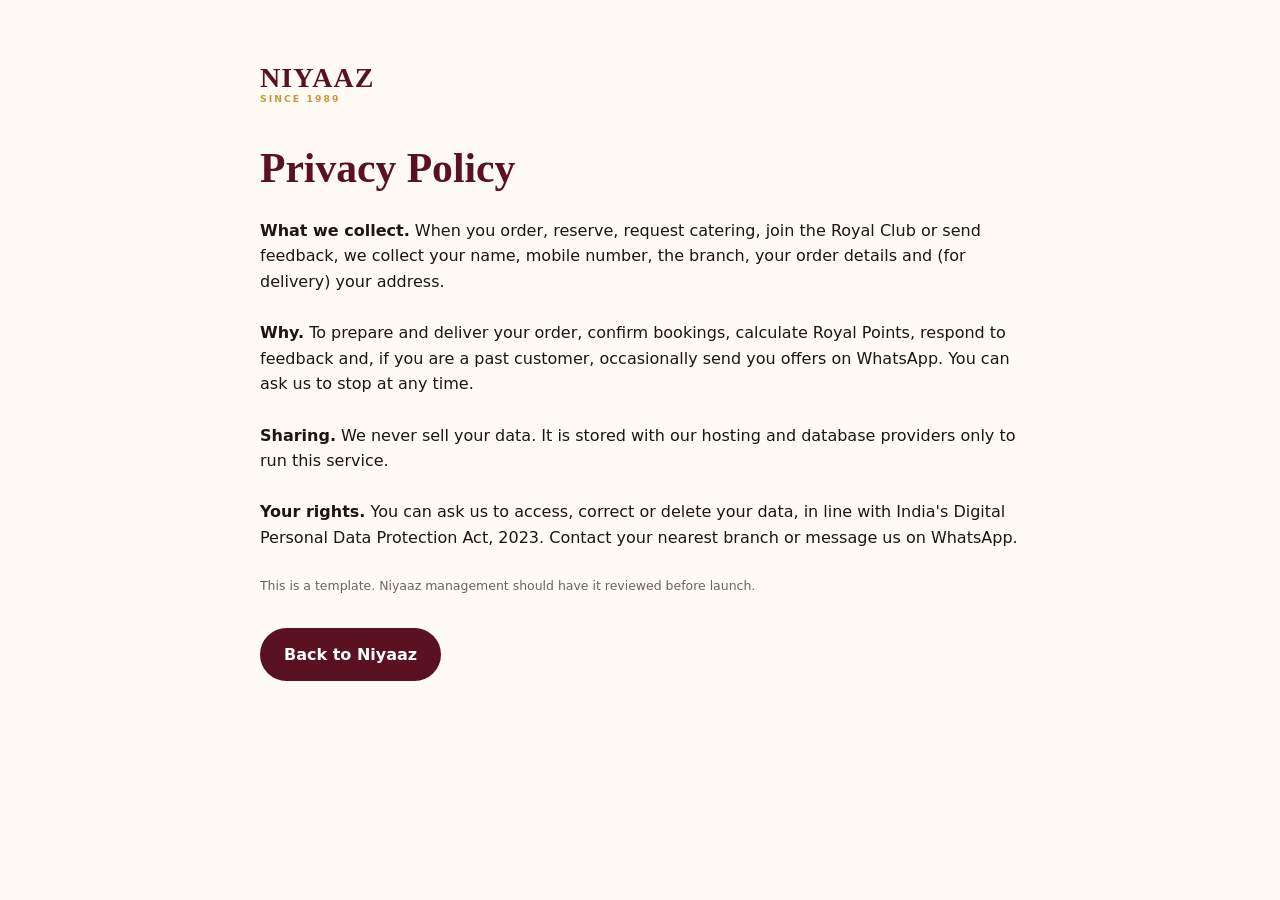
<file: privacy.html>
<!DOCTYPE html>
<html lang="en">
<head>
<meta charset="UTF-8">
<meta name="viewport" content="width=device-width, initial-scale=1.0">
<title>Privacy Policy — Niyaaz</title>
<link rel="icon" href="favicon.svg" type="image/svg+xml">
<link rel="stylesheet" href="styles.css">
</head>
<body>
<main class="container" style="max-width:760px;padding:4rem 0">
  <a href="index.html" class="logo"><span class="logo-text">NIYAAZ<small>Since 1989</small></span></a>
  <h1 style="font-family:var(--display);color:var(--maroon);font-size:2.6rem;margin:2rem 0 1rem">Privacy Policy</h1>
  <p><b>What we collect.</b> When you order, reserve, request catering, join the Royal Club or send feedback, we collect your name, mobile number, the branch, your order details and (for delivery) your address.</p><br>
  <p><b>Why.</b> To prepare and deliver your order, confirm bookings, calculate Royal Points, respond to feedback and, if you are a past customer, occasionally send you offers on WhatsApp. You can ask us to stop at any time.</p><br>
  <p><b>Sharing.</b> We never sell your data. It is stored with our hosting and database providers only to run this service.</p><br>
  <p><b>Your rights.</b> You can ask us to access, correct or delete your data, in line with India's Digital Personal Data Protection Act, 2023. Contact your nearest branch or message us on WhatsApp.</p><br>
  <p class="hint">This is a template. Niyaaz management should have it reviewed before launch.</p>
  <p style="margin-top:2rem"><a class="btn btn-maroon" href="index.html">Back to Niyaaz</a></p>
</main>
</body>
</html>
</file>
<file: styles.css>
/* NIYAAZ — "Royal Dum" design system (upgraded site) */
:root{
  --maroon:#5b1220; --maroon-2:#7a1c2c; --wine:#3a0a14; --ink:#1f1410;
  --saffron:#e39b2d; --gold:#c8963e; --gold-2:#f3d79b; --cream:#fbf5ea; --paper:#fffaf2;
  --leaf:#2f6b3a; --chili:#c0392b; --muted:#6f625a; --line:#eadfcd;
  --r:14px; --shadow:0 10px 30px rgba(58,10,20,.12); --shadow-lg:0 24px 60px rgba(58,10,20,.22);
  --display:"Cormorant Garamond",Georgia,serif; --body:"Manrope",system-ui,-apple-system,Segoe UI,Roboto,sans-serif;
}
*{box-sizing:border-box;margin:0;padding:0}
html{scroll-behavior:smooth}
body{font-family:var(--body);color:var(--ink);background:var(--paper);line-height:1.6;-webkit-font-smoothing:antialiased}
img,svg{max-width:100%;display:block}
a{color:inherit}
button{font:inherit;cursor:pointer}
input,select,textarea{font:inherit}
.container{width:min(1200px,92%);margin-inline:auto}
.skip{position:absolute;left:-999px;top:0;background:#000;color:#fff;padding:8px 12px;z-index:999}
.skip:focus{left:8px}
:focus-visible{outline:3px solid var(--saffron);outline-offset:2px}

/* ---------- Top ribbon & nav ---------- */
.ribbon{background:var(--wine);color:var(--gold-2);font-size:.82rem;text-align:center;padding:.45rem 1rem;letter-spacing:.02em}
.ribbon b{color:#fff}
.ribbon button{background:none;border:0;color:#fff;text-decoration:underline;margin-left:.4rem}
.nav{position:sticky;top:0;z-index:50;background:rgba(255,250,242,.92);backdrop-filter:blur(10px);border-bottom:1px solid var(--line)}
.nav .container{display:flex;align-items:center;gap:1rem;height:70px}
.logo{display:flex;align-items:center;gap:.6rem;text-decoration:none}
.logo-mark{width:42px;height:42px}
.logo-text{font-family:var(--display);font-size:1.75rem;font-weight:700;color:var(--maroon);letter-spacing:.04em;line-height:1}
.logo-text small{display:block;font-family:var(--body);font-size:.58rem;letter-spacing:.22em;color:var(--gold);font-weight:700;text-transform:uppercase;margin-top:2px}
.nav-links{display:flex;gap:1.4rem;margin-left:auto;list-style:none}
.nav-links a{text-decoration:none;font-weight:600;font-size:.93rem;color:var(--ink);opacity:.85}
.nav-links a:hover{color:var(--maroon);opacity:1}
.lang{border:1px solid var(--line);background:#fff;border-radius:999px;padding:.35rem .6rem;font-size:.82rem}
.cart-btn{position:relative;background:var(--maroon);color:#fff;border:0;border-radius:999px;padding:.6rem 1.1rem;font-weight:700;display:flex;gap:.4rem;align-items:center}
.cart-btn .count{background:var(--saffron);color:var(--wine);border-radius:999px;min-width:22px;height:22px;display:grid;place-items:center;font-size:.75rem}
.menu-toggle{display:none;background:none;border:0;font-size:1.6rem}

/* ---------- Buttons ---------- */
.btn{display:inline-flex;align-items:center;justify-content:center;gap:.5rem;border:0;border-radius:999px;padding:.85rem 1.5rem;font-weight:700;text-decoration:none;transition:transform .15s,box-shadow .15s,background .15s}
.btn:hover{transform:translateY(-2px)}
.btn-gold{background:linear-gradient(135deg,var(--saffron),var(--gold));color:var(--wine);box-shadow:0 8px 22px rgba(227,155,45,.35)}
.btn-maroon{background:var(--maroon);color:#fff}
.btn-ghost{background:transparent;border:1.5px solid currentColor;color:inherit}
.btn-sm{padding:.5rem 1rem;font-size:.88rem}
.btn-block{width:100%}

/* ---------- Hero ---------- */
.hero{position:relative;overflow:hidden;color:#fff;background:
  radial-gradient(1200px 500px at 85% 20%,rgba(227,155,45,.28),transparent 60%),
  radial-gradient(800px 400px at 10% 90%,rgba(200,150,62,.18),transparent 60%),
  linear-gradient(160deg,var(--wine),var(--maroon) 55%,#2a0710)}
.hero::before{content:"";position:absolute;inset:0;opacity:.08;background-image:url("data:image/svg+xml,%3Csvg xmlns='http://www.w3.org/2000/svg' width='80' height='80' viewBox='0 0 80 80'%3E%3Cpath d='M40 4c8 14 22 22 36 36-14 14-28 22-36 36C32 62 18 54 4 40 18 26 32 18 40 4z' fill='none' stroke='%23f3d79b' stroke-width='1.2'/%3E%3C/svg%3E")}
.hero .container{position:relative;display:grid;grid-template-columns:1.1fr .9fr;gap:3rem;align-items:center;padding:5.5rem 0 6rem}
.eyebrow{display:inline-flex;align-items:center;gap:.5rem;font-size:.78rem;letter-spacing:.24em;text-transform:uppercase;color:var(--gold-2);font-weight:700}
.eyebrow::before{content:"";width:28px;height:1px;background:var(--gold-2)}
.hero h1{font-family:var(--display);font-size:clamp(2.6rem,6vw,4.8rem);line-height:1.02;font-weight:700;margin:1rem 0 1.2rem}
.hero h1 em{font-style:italic;color:var(--gold-2)}
.hero p.lead{font-size:1.12rem;opacity:.9;max-width:34rem}
.hero .ctas{display:flex;flex-wrap:wrap;gap:.8rem;margin-top:2rem}
.trust{display:flex;gap:2rem;margin-top:2.6rem;flex-wrap:wrap}
.trust div{font-size:.82rem;opacity:.85}
.trust b{display:block;font-family:var(--display);font-size:2rem;color:var(--gold-2);line-height:1}
.handi-art{position:relative;aspect-ratio:1;max-width:460px;margin-left:auto;width:100%}
.handi-art svg{width:100%;height:100%;filter:drop-shadow(0 30px 50px rgba(0,0,0,.45))}
.steam path{animation:steam 4s ease-in-out infinite;opacity:0}
.steam path:nth-child(2){animation-delay:1.3s}.steam path:nth-child(3){animation-delay:2.6s}
@keyframes steam{0%{opacity:0;transform:translateY(10px)}30%{opacity:.7}100%{opacity:0;transform:translateY(-40px)}}
.official{position:absolute;bottom:6%;left:-4%;background:var(--paper);color:var(--maroon);border-radius:14px;padding:.8rem 1rem;box-shadow:var(--shadow-lg);font-size:.82rem;font-weight:700;display:flex;gap:.6rem;align-items:center}
.official .seal{width:34px;height:34px;border-radius:50%;background:var(--maroon);color:var(--gold-2);display:grid;place-items:center;font-family:var(--display);font-size:1.1rem}

/* ---------- Quick action strip ---------- */
.quick{margin-top:-2.6rem;position:relative;z-index:5}
.quick .grid{display:grid;grid-template-columns:repeat(4,1fr);gap:1rem}
.q{background:#fff;border-radius:var(--r);padding:1.2rem;box-shadow:var(--shadow);display:flex;gap:.9rem;align-items:center;text-decoration:none;border:1px solid var(--line);transition:transform .15s}
.q:hover{transform:translateY(-3px)}
.q .ic{width:46px;height:46px;border-radius:12px;background:var(--cream);display:grid;place-items:center;font-size:1.4rem;flex:none}
.q b{display:block;color:var(--maroon)}
.q span{font-size:.82rem;color:var(--muted)}

/* ---------- Sections ---------- */
section{padding:5.5rem 0}
.sec-head{text-align:center;max-width:44rem;margin:0 auto 3rem}
.sec-head h2{font-family:var(--display);font-size:clamp(2rem,4vw,3rem);color:var(--maroon);line-height:1.1;margin:.6rem 0}
.sec-head p{color:var(--muted)}
.sec-head .eyebrow{color:var(--gold)}
.sec-head .eyebrow::before{background:var(--gold)}
.alt{background:var(--cream)}
.divider{height:22px;background:url("data:image/svg+xml,%3Csvg xmlns='http://www.w3.org/2000/svg' width='44' height='22'%3E%3Cpath d='M0 11h14M30 11h14' stroke='%23c8963e'/%3E%3Cpath d='M22 3l6 8-6 8-6-8z' fill='%23c8963e'/%3E%3C/svg%3E") center/44px no-repeat;margin:1rem auto}

/* ---------- Signature cards ---------- */
.sig-grid{display:grid;grid-template-columns:repeat(4,1fr);gap:1.4rem}
.dish{background:#fff;border-radius:18px;overflow:hidden;border:1px solid var(--line);box-shadow:var(--shadow);display:flex;flex-direction:column;transition:transform .2s}
.dish:hover{transform:translateY(-4px)}
.dish .art{aspect-ratio:4/3;display:grid;place-items:center;font-size:4.2rem;position:relative}
.dish .art img{width:100%;height:100%;object-fit:cover}
.dish .badge{position:absolute;top:.7rem;left:.7rem;background:var(--wine);color:var(--gold-2);font-size:.7rem;font-weight:700;padding:.25rem .6rem;border-radius:999px;letter-spacing:.06em}
.dish .body{padding:1.1rem 1.1rem 1.2rem;display:flex;flex-direction:column;gap:.4rem;flex:1}
.dish h3{font-family:var(--display);font-size:1.35rem;line-height:1.15;color:var(--ink)}
.dish p{font-size:.86rem;color:var(--muted);flex:1}
.dish .row{display:flex;justify-content:space-between;align-items:center;margin-top:.6rem}
.price{font-weight:800;color:var(--maroon);font-size:1.1rem}
.vg{width:16px;height:16px;border:1.5px solid var(--leaf);display:inline-grid;place-items:center;border-radius:3px;flex:none}
.vg::after{content:"";width:8px;height:8px;border-radius:50%;background:var(--leaf)}
.vg.nv{border-color:var(--chili)}.vg.nv::after{background:var(--chili);border-radius:0;clip-path:polygon(50% 0,100% 100%,0 100%)}
.spice{color:var(--chili);font-size:.75rem;letter-spacing:-.1em}
.add{background:var(--maroon);color:#fff;border:0;border-radius:999px;padding:.45rem 1rem;font-weight:700;font-size:.85rem}
.add:hover{background:var(--maroon-2)}
.qty{display:inline-flex;align-items:center;border:1.5px solid var(--maroon);border-radius:999px;overflow:hidden}
.qty button{background:none;border:0;width:30px;height:30px;color:var(--maroon);font-weight:800}
.qty span{min-width:22px;text-align:center;font-weight:700}
.soldout{font-size:.78rem;font-weight:700;color:var(--muted);border:1px dashed var(--line);border-radius:999px;padding:.35rem .8rem}

/* ---------- Menu ---------- */
.menu-tools{display:flex;gap:.8rem;flex-wrap:wrap;align-items:center;margin-bottom:1.4rem}
.search{flex:1;min-width:220px;position:relative}
.search input{width:100%;padding:.85rem 1rem .85rem 2.6rem;border:1px solid var(--line);border-radius:999px;background:#fff}
.search::before{content:"⌕";position:absolute;left:1rem;top:50%;transform:translateY(-52%);color:var(--muted);font-size:1.2rem}
.chip{border:1px solid var(--line);background:#fff;border-radius:999px;padding:.55rem 1rem;font-weight:600;font-size:.87rem;white-space:nowrap}
.chip[aria-pressed="true"]{background:var(--maroon);color:#fff;border-color:var(--maroon)}
.cats{display:flex;gap:.5rem;overflow-x:auto;padding-bottom:.4rem;margin-bottom:1.6rem;scrollbar-width:thin}
.menu-list{display:grid;grid-template-columns:repeat(2,1fr);gap:1rem}
.mi{display:flex;gap:1rem;background:#fff;border:1px solid var(--line);border-radius:var(--r);padding:1rem;align-items:flex-start}
.mi .emo{width:64px;height:64px;border-radius:12px;background:var(--cream);display:grid;place-items:center;font-size:2rem;flex:none}
.mi .info{flex:1;min-width:0}
.mi h4{font-size:1rem;display:flex;gap:.45rem;align-items:center}
.mi p{font-size:.83rem;color:var(--muted);margin:.25rem 0 .5rem}
.mi .act{display:flex;flex-direction:column;align-items:flex-end;gap:.5rem}
.tag{font-size:.68rem;font-weight:800;color:var(--gold);letter-spacing:.08em;text-transform:uppercase}
.empty{text-align:center;color:var(--muted);padding:2rem;grid-column:1/-1}

/* ---------- Story / timeline ---------- */
.story{display:grid;grid-template-columns:1fr 1fr;gap:4rem;align-items:center}
.story h2{font-family:var(--display);font-size:clamp(2rem,4vw,3rem);color:var(--maroon);line-height:1.1;margin:.6rem 0 1rem}
.story p{color:var(--muted);margin-bottom:1rem}
.timeline{list-style:none;border-left:2px solid var(--gold);padding-left:1.6rem}
.timeline li{position:relative;margin-bottom:1.6rem}
.timeline li::before{content:"";position:absolute;left:-2.05rem;top:.35rem;width:14px;height:14px;border-radius:50%;background:var(--paper);border:3px solid var(--maroon)}
.timeline b{font-family:var(--display);font-size:1.4rem;color:var(--maroon);display:block}

/* ---------- Branches ---------- */
.city-tabs{display:flex;justify-content:center;gap:.5rem;margin-bottom:2rem;flex-wrap:wrap}
.br-grid{display:grid;grid-template-columns:repeat(3,1fr);gap:1.2rem}
.br{background:#fff;border:1px solid var(--line);border-radius:var(--r);padding:1.4rem;display:flex;flex-direction:column;gap:.6rem}
.br h3{font-family:var(--display);font-size:1.45rem;color:var(--maroon);line-height:1.1}
.br .city{font-size:.72rem;letter-spacing:.18em;text-transform:uppercase;color:var(--gold);font-weight:800}
.br .addr{font-size:.87rem;color:var(--muted);flex:1}
.status{font-size:.8rem;font-weight:700;display:inline-flex;align-items:center;gap:.4rem}
.status::before{content:"";width:8px;height:8px;border-radius:50%;background:currentColor}
.status.open{color:var(--leaf)}.status.closed{color:var(--chili)}
.br .acts{display:flex;gap:.5rem;flex-wrap:wrap}
.flag{background:var(--gold-2);color:var(--wine);font-size:.68rem;font-weight:800;border-radius:999px;padding:.15rem .55rem;margin-left:.4rem;vertical-align:middle}

/* ---------- Forms & panels ---------- */
.panel{background:#fff;border:1px solid var(--line);border-radius:20px;padding:2rem;box-shadow:var(--shadow)}
.two{display:grid;grid-template-columns:1fr 1fr;gap:2rem;align-items:start}
.form{display:grid;grid-template-columns:1fr 1fr;gap:1rem}
.form .full{grid-column:1/-1}
label.f{display:flex;flex-direction:column;gap:.35rem;font-size:.82rem;font-weight:700;color:var(--ink)}
label.f input,label.f select,label.f textarea{border:1px solid var(--line);border-radius:10px;padding:.75rem .85rem;background:var(--paper);font-weight:500}
label.f input:focus,label.f select:focus,label.f textarea:focus{border-color:var(--gold);outline:none;box-shadow:0 0 0 3px rgba(200,150,62,.2)}
.hint{font-size:.78rem;color:var(--muted)}
.estimate{background:linear-gradient(135deg,var(--wine),var(--maroon));color:#fff;border-radius:16px;padding:1.4rem;margin-top:1rem}
.estimate b{font-family:var(--display);font-size:2.4rem;color:var(--gold-2);display:block;line-height:1.1}
.pkg-grid{display:grid;grid-template-columns:1fr 1fr;gap:.8rem}
.pkg{border:1.5px solid var(--line);border-radius:14px;padding:1rem;cursor:pointer;background:#fff;text-align:left}
.pkg[aria-pressed="true"]{border-color:var(--maroon);background:var(--cream)}
.pkg b{display:block;color:var(--maroon)}
.pkg small{color:var(--muted);display:block;font-size:.78rem;margin-top:.2rem}

/* ---------- Loyalty ---------- */
.royal{background:linear-gradient(135deg,#1c0509,var(--wine) 40%,var(--maroon));color:#fff}
.royal .sec-head h2{color:#fff}.royal .sec-head p{color:rgba(255,255,255,.75)}
.tiers{display:grid;grid-template-columns:repeat(3,1fr);gap:1.2rem;margin-bottom:2rem}
.tier{border:1px solid rgba(243,215,155,.3);border-radius:18px;padding:1.6rem;background:rgba(255,255,255,.04)}
.tier h3{font-family:var(--display);font-size:1.7rem;color:var(--gold-2)}
.tier ul{list-style:none;margin-top:.8rem;font-size:.9rem;opacity:.9}
.tier li{padding:.25rem 0}.tier li::before{content:"✦ ";color:var(--saffron)}
.card-lookup{max-width:560px;margin:0 auto;display:flex;gap:.6rem}
.card-lookup input{flex:1;border-radius:999px;border:0;padding:.85rem 1.2rem}
.member-card{max-width:420px;margin:1.6rem auto 0;border-radius:20px;padding:1.6rem;background:linear-gradient(135deg,#d9b46a,#f3d79b 45%,#b98a3a);color:var(--wine);box-shadow:var(--shadow-lg)}
.member-card .pts{font-family:var(--display);font-size:2.6rem;font-weight:700;line-height:1}

/* ---------- Reviews / feedback ---------- */
.stars{display:flex;gap:.3rem;font-size:2rem}
.stars button{background:none;border:0;color:#d9cdb8;line-height:1}
.stars button.on{color:var(--saffron)}
.quotes{display:grid;grid-template-columns:repeat(3,1fr);gap:1.2rem}
.quote{background:#fff;border:1px solid var(--line);border-radius:var(--r);padding:1.4rem}
.quote p{font-family:var(--display);font-size:1.25rem;line-height:1.35;color:var(--ink)}
.quote span{display:block;margin-top:.8rem;font-size:.8rem;color:var(--muted)}

/* ---------- Drawer / modal ---------- */
.scrim{position:fixed;inset:0;background:rgba(31,20,16,.5);opacity:0;pointer-events:none;transition:opacity .2s;z-index:80}
.scrim.show{opacity:1;pointer-events:auto}
.drawer{position:fixed;top:0;right:0;height:100%;width:min(440px,100%);background:var(--paper);z-index:90;transform:translateX(100%);transition:transform .25s ease;display:flex;flex-direction:column;box-shadow:var(--shadow-lg)}
.drawer.show{transform:none}
.drawer header{display:flex;justify-content:space-between;align-items:center;padding:1.2rem 1.4rem;border-bottom:1px solid var(--line)}
.drawer header h3{font-family:var(--display);font-size:1.6rem;color:var(--maroon)}
.x{background:none;border:0;font-size:1.6rem;line-height:1}
.drawer .content{flex:1;overflow:auto;padding:1.2rem 1.4rem}
.drawer footer{border-top:1px solid var(--line);padding:1.2rem 1.4rem;background:#fff}
.line{display:flex;justify-content:space-between;align-items:center;gap:.8rem;padding:.8rem 0;border-bottom:1px dashed var(--line)}
.line .nm{font-weight:600;font-size:.92rem}
.line small{color:var(--muted)}
.sum{display:flex;justify-content:space-between;font-size:.9rem;padding:.2rem 0}
.sum.total{font-weight:800;font-size:1.15rem;color:var(--maroon);border-top:1px solid var(--line);margin-top:.4rem;padding-top:.6rem}
.upsell{background:var(--cream);border-radius:12px;padding:.9rem;margin:1rem 0}
.upsell h5{font-size:.8rem;letter-spacing:.08em;text-transform:uppercase;color:var(--gold);margin-bottom:.5rem}
.upsell .u{display:flex;justify-content:space-between;align-items:center;padding:.3rem 0;font-size:.88rem}
.seg{display:flex;background:var(--cream);border-radius:999px;padding:4px;gap:4px}
.seg button{flex:1;border:0;background:none;border-radius:999px;padding:.5rem;font-weight:700;font-size:.85rem}
.seg button[aria-pressed="true"]{background:#fff;color:var(--maroon);box-shadow:0 2px 8px rgba(0,0,0,.08)}
.coupon{display:flex;gap:.5rem;margin:.8rem 0}
.coupon input{flex:1;border:1px dashed var(--gold);border-radius:10px;padding:.6rem .8rem;text-transform:uppercase;background:#fff}
.modal{position:fixed;left:50%;top:50%;transform:translate(-50%,-46%) scale(.98);opacity:0;pointer-events:none;z-index:95;width:min(520px,92%);max-height:90vh;overflow:auto;background:var(--paper);border-radius:20px;padding:2rem;box-shadow:var(--shadow-lg);transition:all .2s}
.modal.show{opacity:1;pointer-events:auto;transform:translate(-50%,-50%)}
.modal h3{font-family:var(--display);font-size:2rem;color:var(--maroon);line-height:1.1;margin-bottom:.6rem}
.toast{position:fixed;bottom:90px;left:50%;transform:translateX(-50%) translateY(20px);background:var(--ink);color:#fff;padding:.8rem 1.2rem;border-radius:999px;font-size:.9rem;opacity:0;transition:all .25s;z-index:100;pointer-events:none;max-width:92%}
.toast.show{opacity:1;transform:translateX(-50%)}
.track-steps{display:flex;justify-content:space-between;margin:1.2rem 0;position:relative}
.track-steps::before{content:"";position:absolute;top:14px;left:5%;right:5%;height:3px;background:var(--line)}
.track-steps div{position:relative;text-align:center;font-size:.75rem;font-weight:700;color:var(--muted);flex:1}
.track-steps i{display:block;width:30px;height:30px;border-radius:50%;background:var(--line);margin:0 auto .3rem;font-style:normal;line-height:30px;color:#fff}
.track-steps div.done{color:var(--maroon)}.track-steps div.done i{background:var(--maroon)}

/* ---------- Footer & mobile bar ---------- */
footer.site{background:#1a0408;color:rgba(255,255,255,.75);padding:4rem 0 2rem;font-size:.9rem}
footer.site .cols{display:grid;grid-template-columns:1.4fr 1fr 1fr 1fr;gap:2rem}
footer.site h4{color:var(--gold-2);font-family:var(--display);font-size:1.3rem;margin-bottom:.8rem}
footer.site ul{list-style:none}footer.site li{padding:.2rem 0}
footer.site a{text-decoration:none}footer.site a:hover{color:#fff}
footer.site .legal{border-top:1px solid rgba(255,255,255,.1);margin-top:2.5rem;padding-top:1.4rem;display:flex;justify-content:space-between;flex-wrap:wrap;gap:1rem;font-size:.8rem}
.mbar{display:none}
.reveal{opacity:0;transform:translateY(18px);transition:opacity .6s,transform .6s}
.reveal.in{opacity:1;transform:none}

/* ---------- Responsive ---------- */
@media (max-width:1000px){
  .sig-grid{grid-template-columns:repeat(2,1fr)}
  .quick .grid{grid-template-columns:repeat(2,1fr)}
  .br-grid,.quotes,.tiers{grid-template-columns:1fr 1fr}
  footer.site .cols{grid-template-columns:1fr 1fr}
}
@media (max-width:820px){
  .nav-links{display:none;position:absolute;top:70px;left:0;right:0;background:var(--paper);flex-direction:column;padding:1rem 4%;gap:.9rem;border-bottom:1px solid var(--line)}
  .nav-links.open{display:flex}
  .menu-toggle{display:block}
  .nav .lang{display:none}
  .hero .container{grid-template-columns:1fr;padding:3.5rem 0 5rem}
  .handi-art{max-width:300px;margin:0 auto}
  .story,.two,.menu-list{grid-template-columns:1fr}
  .form,.pkg-grid{grid-template-columns:1fr}
  section{padding:4rem 0}
  .mbar{display:grid;grid-template-columns:repeat(4,1fr);position:fixed;bottom:0;left:0;right:0;background:#fff;border-top:1px solid var(--line);z-index:60;padding-bottom:env(safe-area-inset-bottom)}
  .mbar a,.mbar button{background:none;border:0;text-decoration:none;display:flex;flex-direction:column;align-items:center;font-size:.7rem;font-weight:700;padding:.55rem 0;color:var(--maroon)}
  .mbar span{font-size:1.25rem}
  body{padding-bottom:64px}
}
@media (max-width:560px){
  .sig-grid,.br-grid,.quotes,.tiers,.quick .grid{grid-template-columns:1fr}
  footer.site .cols{grid-template-columns:1fr}
  .cart-btn .lbl{display:none}
  .card-lookup{flex-direction:column}
}
@media (prefers-reduced-motion:reduce){*{animation:none!important;transition:none!important;scroll-behavior:auto!important}.reveal{opacity:1;transform:none}}
/* drawer overflow guard */
.drawer .content{overflow-x:hidden}
label.f{min-width:0}
label.f input,label.f select,label.f textarea{width:100%;min-width:0}
.coupon input{min-width:0}
</file>
<file: admin.css>
/* NIYAAZ — Management Console */
:root{--maroon:#5b1220;--wine:#3a0a14;--gold:#c8963e;--gold-2:#f3d79b;--bg:#f6f2ec;--card:#fff;--ink:#1f1410;--muted:#6f625a;--line:#e8dfd2;
  --good:#2f6b3a;--warn:#b7791f;--bad:#c0392b;--info:#2b5c8a;--r:12px;--body:"Manrope",system-ui,sans-serif;--display:"Cormorant Garamond",Georgia,serif}
*{box-sizing:border-box;margin:0;padding:0}
body{font-family:var(--body);background:var(--bg);color:var(--ink);font-size:14px;line-height:1.5}
button,input,select,textarea{font:inherit}
button{cursor:pointer}
:focus-visible{outline:3px solid var(--gold);outline-offset:2px}
.login{min-height:100vh;display:grid;place-items:center;background:linear-gradient(160deg,var(--wine),var(--maroon))}
.login form{background:#fff;padding:2.4rem;border-radius:18px;width:min(380px,92%);display:grid;gap:1rem;box-shadow:0 30px 60px rgba(0,0,0,.3)}
.login h1{font-family:var(--display);color:var(--maroon);font-size:2rem;line-height:1}
.login small{color:var(--muted)}
.app{display:grid;grid-template-columns:230px 1fr;min-height:100vh}
.side{background:var(--wine);color:#fff;padding:1.2rem .8rem;position:sticky;top:0;height:100vh;display:flex;flex-direction:column;gap:.2rem}
.side .brand{font-family:var(--display);font-size:1.6rem;color:var(--gold-2);padding:.2rem .6rem 1rem;line-height:1}
.side .brand small{display:block;font-family:var(--body);font-size:.65rem;letter-spacing:.2em;color:rgba(255,255,255,.6);margin-top:4px}
.side button{background:none;border:0;color:rgba(255,255,255,.78);text-align:left;padding:.6rem .8rem;border-radius:10px;display:flex;justify-content:space-between;align-items:center;font-weight:600}
.side button:hover{background:rgba(255,255,255,.07);color:#fff}
.side button[aria-current="true"]{background:rgba(243,215,155,.15);color:var(--gold-2)}
.side .pill{background:var(--bad);color:#fff;border-radius:999px;font-size:.7rem;padding:0 .45rem;min-width:20px;text-align:center}
.side .foot{margin-top:auto;font-size:.75rem;color:rgba(255,255,255,.55);padding:.6rem}
.main{padding:1.4rem 1.8rem 3rem;min-width:0}
.top{display:flex;align-items:center;gap:.8rem;margin-bottom:1.2rem;flex-wrap:wrap}
.top h2{font-family:var(--display);font-size:2rem;color:var(--maroon);margin-right:auto;line-height:1}
.mode{font-size:.75rem;font-weight:700;padding:.25rem .6rem;border-radius:999px;background:#fff3d6;color:#7a5200;border:1px solid #f0d9a0}
.mode.cloud{background:#e6f2e8;color:var(--good);border-color:#bfdcc4}
select.s,input.s{border:1px solid var(--line);border-radius:10px;padding:.5rem .7rem;background:#fff}
.b{border:1px solid var(--line);background:#fff;border-radius:10px;padding:.5rem .9rem;font-weight:700}
.b.p{background:var(--maroon);color:#fff;border-color:var(--maroon)}
.b.sm{padding:.3rem .6rem;font-size:.8rem}
.b.g{background:var(--good);color:#fff;border-color:var(--good)}
.b.d{color:var(--bad)}
.kpis{display:grid;grid-template-columns:repeat(4,1fr);gap:1rem;margin-bottom:1rem}
.kpi{background:var(--card);border:1px solid var(--line);border-radius:var(--r);padding:1rem 1.1rem}
.kpi small{color:var(--muted);font-weight:600;font-size:.78rem}
.kpi b{display:block;font-size:1.7rem;font-weight:800;margin-top:.2rem;line-height:1.1}
.kpi span{font-size:.75rem;color:var(--muted)}
.grid2{display:grid;grid-template-columns:1.4fr 1fr;gap:1rem;margin-bottom:1rem}
.card{background:var(--card);border:1px solid var(--line);border-radius:var(--r);padding:1.1rem;min-width:0}
.card h3{font-size:.95rem;margin-bottom:.8rem;display:flex;justify-content:space-between;align-items:center;gap:.5rem}
.card h3 small{color:var(--muted);font-weight:500}
.chart{position:relative;height:220px}
.chart svg{width:100%;height:100%;overflow:visible}
.tip{position:absolute;pointer-events:none;background:var(--ink);color:#fff;padding:.35rem .6rem;border-radius:8px;font-size:.78rem;white-space:nowrap;transform:translate(-50%,-110%);opacity:0;transition:opacity .1s}
table{width:100%;border-collapse:collapse}
th,td{text-align:left;padding:.55rem .5rem;border-bottom:1px solid var(--line);vertical-align:top}
th{font-size:.72rem;letter-spacing:.06em;text-transform:uppercase;color:var(--muted);font-weight:700}
td.num,th.num{text-align:right;font-variant-numeric:tabular-nums}
.tablewrap{overflow-x:auto}
.st{display:inline-flex;align-items:center;gap:.3rem;font-size:.72rem;font-weight:800;padding:.15rem .5rem;border-radius:999px;border:1px solid currentColor;white-space:nowrap}
.st.new,.st.requested{color:var(--info)}.st.preparing,.st.quoted,.st.contacted{color:var(--warn)}.st.ready,.st.confirmed,.st.won,.st.ok,.st.seated{color:var(--good)}.st.completed{color:var(--muted)}.st.cancelled,.st.lost,.st.noshow,.st.needs-action{color:var(--bad)}
.kanban{display:grid;grid-template-columns:repeat(4,1fr);gap:1rem;align-items:start}
.col{background:#efe8de;border-radius:var(--r);padding:.7rem;min-height:200px}
.col h4{font-size:.8rem;text-transform:uppercase;letter-spacing:.08em;color:var(--muted);margin:.2rem .2rem .7rem;display:flex;justify-content:space-between}
.ticket{background:#fff;border:1px solid var(--line);border-radius:10px;padding:.7rem;margin-bottom:.6rem;font-size:.82rem}
.ticket b{font-size:.88rem}
.ticket .meta{color:var(--muted);font-size:.75rem;margin:.2rem 0 .4rem}
.ticket ul{list-style:none;margin:.3rem 0 .5rem}
.ticket .acts{display:flex;gap:.3rem;flex-wrap:wrap}
.age{font-size:.7rem;font-weight:800}
.age.late{color:var(--bad)}
.alert{background:#fff4f2;border:1px solid #f1c4bd;color:#7a1d12;border-radius:var(--r);padding:.8rem 1rem;margin-bottom:1rem;display:flex;gap:.6rem;align-items:center}
.alert.ok{background:#eef7ef;border-color:#c5e1c9;color:#1f4d29}
.alert.info{background:#fff8e8;border-color:#f0dcae;color:#6a4a0b}
.quad{display:grid;grid-template-columns:1fr 1fr;gap:.7rem}
.q4{border-radius:10px;padding:.8rem;border:1px solid var(--line)}
.q4 h5{font-size:.85rem;margin-bottom:.3rem}
.q4 p{font-size:.75rem;color:var(--muted);margin-bottom:.4rem}
.q4 li{font-size:.8rem;list-style:none;padding:.1rem 0}
.empty{color:var(--muted);text-align:center;padding:1.6rem}
.toggle{position:relative;width:38px;height:22px;display:inline-block}
.toggle input{opacity:0;width:0;height:0}
.toggle span{position:absolute;inset:0;background:#d6ccbd;border-radius:999px;transition:.15s}
.toggle span::before{content:"";position:absolute;width:16px;height:16px;left:3px;top:3px;background:#fff;border-radius:50%;transition:.15s}
.toggle input:checked+span{background:var(--good)}
.toggle input:checked+span::before{transform:translateX(16px)}
.toast{position:fixed;bottom:20px;left:50%;transform:translateX(-50%);background:var(--ink);color:#fff;padding:.6rem 1rem;border-radius:999px;opacity:0;transition:.2s;pointer-events:none;z-index:9}
.toast.show{opacity:1}
.mobtop{display:none}
@media (max-width:1100px){.kpis{grid-template-columns:repeat(2,1fr)}.grid2{grid-template-columns:1fr}.kanban{grid-template-columns:repeat(2,1fr)}}
@media (max-width:760px){
  .app{grid-template-columns:1fr}
  .side{position:fixed;inset:0 auto 0 0;width:240px;transform:translateX(-100%);transition:.2s;z-index:20}
  .side.open{transform:none}
  .mobtop{display:flex;align-items:center;gap:.6rem;background:var(--wine);color:var(--gold-2);padding:.7rem 1rem;position:sticky;top:0;z-index:10}
  .mobtop button{background:none;border:0;color:#fff;font-size:1.4rem}
  .main{padding:1rem}
  .kanban,.quad{grid-template-columns:1fr}
}
</file>
